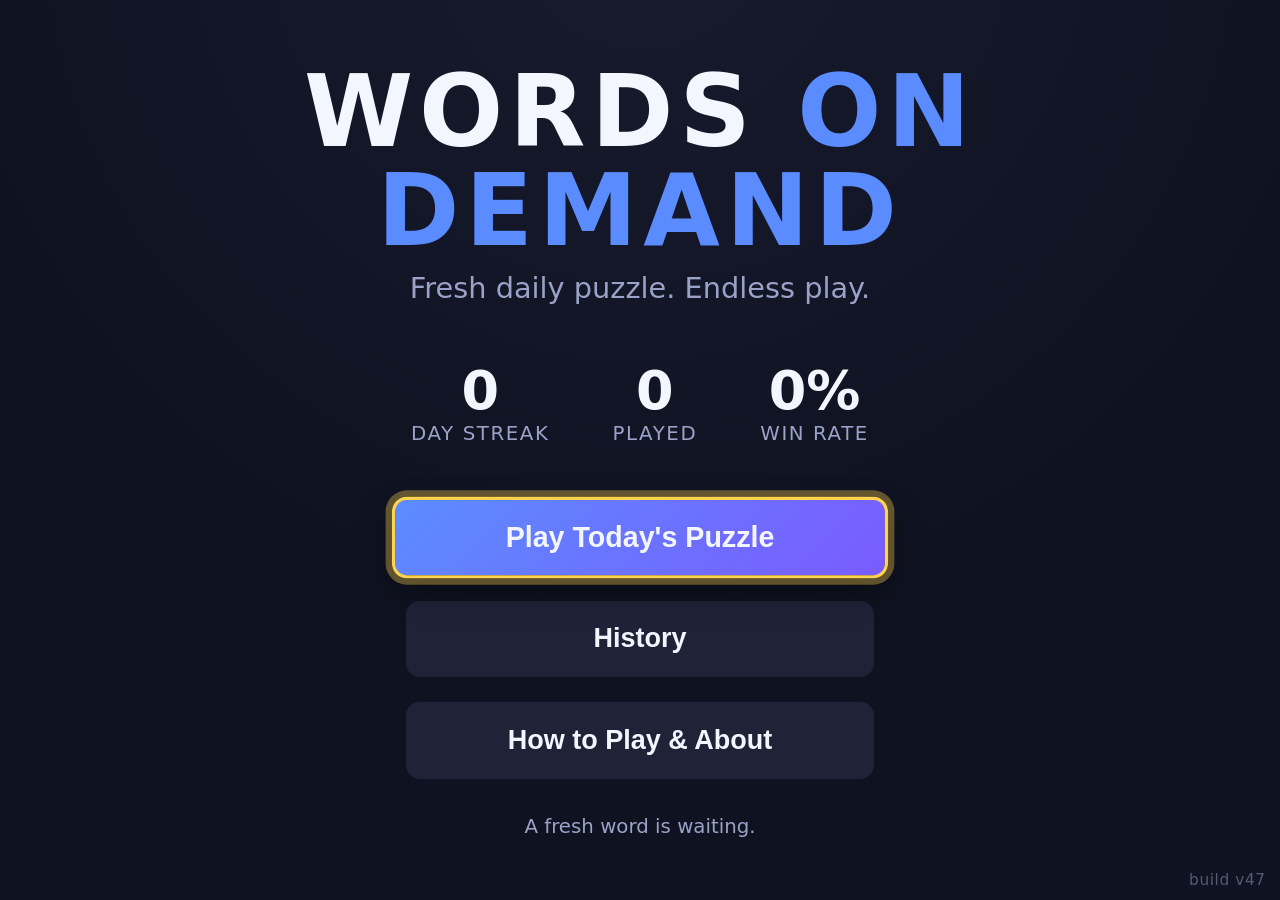
<file: index.html>
<!DOCTYPE html>
<html lang="en">
<head>
  <meta charset="UTF-8" />
  <meta name="viewport" content="width=device-width, initial-scale=1.0" />
  <title>Words on Demand — Daily Word Puzzle for TV</title>
  <!-- AdSense site-ownership verification for the Google Ad Manager setup.
       Deliberately the META-TAG method and not the AdSense code snippet: the
       snippet loads adsbygoogle.js on every launch, which would put a
       third-party request in front of a cold TV start and break the "no network
       egress from the app itself" claim in STORE_COMPLIANCE.md. This tag costs
       zero requests. Keep it here permanently — AdSense re-checks, and pulling
       it disables the site. Same tag is in privacy.html.
       Publisher: ca-pub-5597688543726963 (badgames4eva). Verified against the
       host wordsondemand.badgames4eva.com, NOT the apex, which has no DNS. -->
  <meta name="google-adsense-account" content="ca-pub-5597688543726963">
  <link rel="stylesheet" href="styles.css?v=47" />
</head>
<body>
  <!-- ============================ HOME ============================ -->
  <section id="home" class="screen is-active">
    <div class="home-inner">
      <h1 class="logo">WORDS <span>ON DEMAND</span></h1>
      <p class="tagline">Fresh daily puzzle. Endless play.</p>

      <div class="stats-row" aria-label="Your stats">
        <div class="stat">
          <span class="stat-num" id="home-streak">0</span>
          <span class="stat-label">Day Streak</span>
        </div>
        <div class="stat">
          <span class="stat-num" id="home-played">0</span>
          <span class="stat-label">Played</span>
        </div>
        <div class="stat">
          <span class="stat-num" id="home-winpct">0%</span>
          <span class="stat-label">Win Rate</span>
        </div>
      </div>

      <div class="home-actions">
        <button class="btn btn-primary focusable" data-nav-group="home" id="btn-play">Play Today's Puzzle</button>
        <button class="btn focusable" data-nav-group="home" id="btn-history">History</button>
        <button class="btn focusable" data-nav-group="home" id="btn-howto">How to Play &amp; About</button>
      </div>
      <p class="daily-note" id="daily-note"></p>
    </div>
  </section>

  <!-- ============================ GAME ============================ -->
  <section id="game" class="screen">
    <header class="game-header">
      <button class="icon-btn focusable" data-nav-group="header" id="btn-back" aria-label="Back">↩ Back</button>
      <div class="header-title">Puzzle #<span id="puzzle-no">1</span></div>
      <!-- Daily-solve streak. Hidden entirely at 0 (a bare "0 🔥" reads as
           cryptic); shown with a STREAK label once the player has one going. -->
      <div class="header-streak" id="header-streak" hidden>
        <span class="streak-top">
          <span class="streak-flame" aria-hidden="true">🔥</span>
          <span class="streak-num" id="game-streak">0</span>
        </span>
        <span class="streak-label">Day Streak</span>
      </div>
    </header>

    <div class="board" id="board" aria-label="Guess board"></div>

    <div class="legend" aria-label="What the colors mean">
      <span class="legend-item"><span class="swatch correct"></span>Right letter, right spot</span>
      <span class="legend-item"><span class="swatch present"></span>In the word, wrong spot</span>
      <span class="legend-item"><span class="swatch absent"></span>Not in the word</span>
    </div>

    <!-- Static hold-to-wipe hint. Replaces a toast coach tip: a toast covered
         the board, drew the eye at the worst moment, and vanished before it was
         read across a room. This sits still instead, and only exists while it's
         actionable — i.e. while the row has a carried-down green pinned in it
         (renderRowWipeNote in game.js). The glyph is the remote's Rewind icon
         with no word for it: the icon is on the Erase key too, so it points at
         the control rather than naming a button the player has to find. -->
    <p class="row-wipe-note" id="row-wipe-note" hidden></p>

    <div class="keyboard" id="keyboard" aria-label="On-screen keyboard"></div>

    <p class="hint-bar">
      <button class="btn btn-hint focusable" data-nav-group="game-extra" id="btn-hint"
              aria-label="Reveal a letter">
        <span class="hint-icon" aria-hidden="true">💡</span>
        <span class="hint-text">Reveal a Letter</span>
        <span class="hint-badge" hidden>Watch Ad</span>
      </button>
    </p>
    <!-- Revealed-letter readout. Persists under the hint button until the next
         guess is submitted, so a glanced-away reveal isn't lost like a toast. -->
    <p class="hint-reveal" id="hint-reveal" role="status" aria-live="polite" hidden></p>
  </section>

  <!-- ============================ RESULT ============================ -->
  <section id="result" class="screen">
    <div class="result-inner">
      <h2 id="result-title">Nice!</h2>
      <p id="result-word" class="result-word"></p>
      <div class="stats-row">
        <div class="stat"><span class="stat-num" id="result-streak">0</span><span class="stat-label">Streak</span></div>
        <div class="stat"><span class="stat-num" id="result-guesses">0</span><span class="stat-label">Guesses</span></div>
        <div class="stat"><span class="stat-num" id="result-hints">0</span><span class="stat-label">Hints Used</span></div>
        <div class="stat"><span class="stat-num" id="result-time">—</span><span class="stat-label">Time</span></div>
      </div>
      <div class="result-grid" id="result-grid"></div>
      <div class="home-actions">
        <button class="btn btn-primary focusable" data-nav-group="result" id="btn-next">One More Round</button>
        <button class="btn focusable" data-nav-group="result" id="btn-home">Back to Home</button>
      </div>
    </div>
  </section>

  <!-- ======================= AD INTERSTITIAL ======================= -->
  <section id="ad" class="screen">
    <div class="ad-inner">
      <p class="ad-label">Advertisement</p>
      <div class="ad-box">
        <div class="ad-fake">Your full-screen video ad plays here</div>
        <div class="ad-progress"><div class="ad-progress-bar" id="ad-bar"></div></div>
      </div>
      <p class="ad-skip" id="ad-skip">Continues in <span id="ad-count">5</span>…</p>
      <!-- D-pad safety net: hidden while an ad plays, revealed only if the ad
           runs long/freezes (the HTML5 IMA SDK's own controls may not be
           reachable by a remote). Pressing it resumes play. -->
      <button class="btn btn-primary focusable" data-nav-group="ad" id="btn-ad-continue" hidden>Continue</button>
    </div>
  </section>

  <!-- ======================= HISTORY ======================= -->
  <section id="history" class="screen">
    <div class="history-inner">
      <h2>History</h2>
      <div class="history-summary" id="history-summary"></div>
      <div class="history-list" id="history-list"></div>
      <button class="btn btn-primary focusable" data-nav-group="history" id="btn-history-back">Back to Home</button>
    </div>
  </section>

  <!-- ================= HOW TO PLAY & ABOUT =================
       Keeps the id "howto" on purpose — showScreen("howto") and the native BACK
       contract (handleBack) both key off it, and tests.js drives it by that id.
       The About block is where the store-required privacy policy is surfaced
       in-app: summarized here, with a focusable button that opens the FULL policy
       on the #policy screen below (rendered in-app, never a browser handoff). -->
  <section id="howto" class="screen">
    <div class="howto-inner">
      <h2>How to Play</h2>
      <ul class="howto-list">
        <li>Guess the hidden 5-letter word in 6 tries.</li>
        <li>Use the <strong>D-pad</strong> to move, <strong>OK/Enter</strong> to select a letter.</li>
        <li><span class="swatch correct"></span> Green = right letter, right spot.</li>
        <li><span class="swatch present"></span> Yellow = right letter, wrong spot.</li>
        <li><span class="swatch absent"></span> Gray = not in the word.</li>
        <li>Green letters carry down to your next guess automatically — no need to retype them.</li>
        <li><strong>Hold Erase / Rewind</strong> to clear a whole row, carried-down greens included.</li>
      </ul>

      <h3 class="about-head">About &amp; Privacy</h3>
      <p class="about-text">
        A new puzzle every day, free, by <strong>badgames4eva</strong>.
      </p>
      <p class="about-text">
        <strong>No sign-in, no tracking.</strong> Your streak stays on this device and is
        never sent anywhere. The app shows <strong>no ads</strong>.
      </p>

      <!-- Opens the full policy on the in-app #policy screen — no browser, no
           leaving the app. Still a REAL ANCHOR rather than a <button> so the
           press degrades safely: if JS ever fails to wire this up, a Fire OS
           WebView with no WebViewClient hands a clicked link to the system URL
           handler by itself, and the player still reaches the policy. When JS is
           working, showPolicy() cancels that navigation. No target="_blank" —
           an Android WebView drops it unless the host enables multiple windows.

           The URL stays printed on the button because a store reviewer looks for
           it, and it's what a player types on a phone. -->
      <div class="about-actions">
        <a class="btn btn-ghost btn-policy focusable" data-nav-group="howto"
           id="btn-privacy" role="button"
           href="https://wordsondemand.badgames4eva.com/privacy"
           aria-label="Read the full privacy policy">
          <span class="policy-label">Read Full Privacy Policy</span>
          <span class="policy-url">wordsondemand.badgames4eva.com/privacy</span>
        </a>
      </div>
      <!-- Confirmation readout for the button above. A TV player gets no other
           feedback when a browser opens on top of the app. -->
      <p class="about-note" id="privacy-note" role="status" aria-live="polite">
        Questions? <span class="url">badgameseva@gmail.com</span>
      </p>

      <!-- LAST in the DOM, and the default focus for this screen (see
           SCREEN_DEFAULT_FOCUS in game.js). Reading is the point of this screen,
           so the D-pad should rest on the way out — a player who just wants to
           dismiss presses OK once, and reaching the policy button is a deliberate
           Up press rather than an accident. -->
      <div class="about-dismiss">
        <button class="btn btn-primary focusable" data-nav-group="howto" id="btn-howto-back">Got it</button>
      </div>
    </div>
  </section>

  <!-- ================= FULL PRIVACY POLICY (in-app) =================
       The whole policy, rendered inside the app. A TV player should never have to
       leave for this: the Fire OS browser doesn't share data with the WebView, it
       covers the app, and BACK out of it is the wrapper's problem, not ours.

       KEEP IN SYNC with PRIVACY.md and privacy.html — same substance, same dates.
       (No build step to include it once; STORE_COMPLIANCE.md lists all three.)
       The hosted page stays the canonical store-listing URL; this is the same
       text for the player who is already here.

       Scrolling is by D-pad: #policy-doc is the focused element and Up/Down
       scroll it a screenful at a time (see the `policy` case in the keydown
       handler). That's why the doc itself carries .focusable — a scrollbar is
       unreachable with a remote, so the region has to BE the control. -->
  <section id="policy" class="screen">
    <div class="policy-inner">
      <h2 class="policy-title">Privacy Policy</h2>
      <p class="policy-dates">Effective July 27, 2026 · Last updated October 22, 2026
        · <span class="url">wordsondemand.badgames4eva.com/privacy</span></p>

      <div class="policy-doc focusable" id="policy-doc" data-nav-group="policy"
           tabindex="0" role="region" aria-label="Privacy policy, scroll with up and down">
        <p><strong>Words on Demand</strong> is a daily word puzzle for televisions and
          streaming devices, published by <strong>badgames4eva</strong>. This policy is
          deliberately short, because the app collects very little.</p>

        <h3>The short version</h3>
        <ul>
          <li>We do <strong>not</strong> ask for or store your name, email, phone number,
            or any account information. There are no accounts and no login.</li>
          <li>We run <strong>no server</strong> that receives your data. Your game
            progress stays on your device.</li>
          <li>The app currently shows <strong>no ads</strong> and contains no advertising
            SDK. It does not share information with any third party.</li>
          <li>The app is for a <strong>general audience</strong>. It is not directed to
            children under 13.</li>
        </ul>

        <h3>Stored on your device</h3>
        <p>Your stats and daily streak, the puzzle you're working on and your guesses,
          whether you used a hint, and time spent — saved locally so you can leave a
          puzzle and come back. <strong>This never leaves your device.</strong> We cannot
          see it. Clearing the app's data or uninstalling deletes it permanently; there
          is no backup and no way for us to restore it.</p>

        <h3>Advertising</h3>
        <p>The app currently shows <strong>no ads</strong> and uses no advertising or
          analytics software, so no advertising ID or ad information is collected or
          shared. If we add ads in the future, we will update this policy first.</p>

        <h3>What we do not do</h3>
        <ul>
          <li>No personal or contact information collected.</li>
          <li>No analytics or crash-reporting SDKs.</li>
          <li>No tracking cookies.</li>
          <li>No access to your microphone, camera, contacts, photos, files, or precise
            location — the app requests no such permissions.</li>
          <li>We do not sell your personal information.</li>
          <li>We do not knowingly collect information from children under 13.</li>
        </ul>

        <h3>Children's privacy</h3>
        <p>This is a general-audience word game, <strong>not directed to children under
          13</strong>. If you believe a child provided personal information through the
          app, email us — though with no server and no accounts, we hold no such
          information to begin with.</p>

        <h3>Your rights</h3>
        <p>Under laws such as the GDPR (EU/UK) or CCPA/CPRA (California) you may have
          rights to access, correct, or delete your personal information. Because the app
          has no accounts and no backend, <strong>we hold no personal information about
          you</strong> to access, correct, or delete. The game data above is on your
          device and fully under your control — clear the app's data to erase it.</p>
        <p>We do not sell or share personal information for cross-context behavioral
          advertising, so there is no "Do Not Sell or Share" action for us to offer.</p>

        <h3>Security, retention, international</h3>
        <p>Because game data never leaves your device, its security depends on your
          device's own protections. We retain no user data on any server, and we do not
          transfer your information internationally.</p>

        <h3>Changes</h3>
        <p>If this policy changes we update the "Last updated" date above and post the
          revised version at the URL below. Material changes — for example adding
          analytics or adding advertising — appear here before taking effect.</p>

        <h3>Contact</h3>
        <p><strong>badgames4eva</strong> — <span class="url">badgameseva@gmail.com</span><br />
          Full policy online: <span class="url">wordsondemand.badgames4eva.com/privacy</span></p>
      </div>

      <p class="policy-hint" id="policy-hint">Up / Down to scroll · OK or Back to return</p>
      <div class="about-dismiss">
        <button class="btn btn-primary focusable" data-nav-group="policy" id="btn-policy-back">Done</button>
      </div>
    </div>
  </section>

  <!-- ================= EXIT CONFIRMATION (native BACK on home) ================= -->
  <!-- Shown only when the native wrapper sends a BACK message while on the home
       screen. Hidden by default; it's a modal overlay, not a .screen. -->
  <div id="exit-modal" class="modal-overlay" hidden>
    <div class="modal-card" role="dialog" aria-modal="true" aria-labelledby="exit-title">
      <div class="modal-emoji" aria-hidden="true">🙈</div>
      <h2 id="exit-title" class="modal-title">Wait — end the fun already?</h2>
      <p class="modal-body">The words will miss you. Are you sure you want to bail?</p>
      <div class="modal-actions">
        <button class="btn btn-primary focusable" data-nav-group="exit" id="btn-keep-playing">Keep Playing</button>
        <button class="btn btn-danger focusable" data-nav-group="exit" id="btn-end-fun">End the Fun</button>
      </div>
    </div>
  </div>

  <!-- Build badge — a quick on-screen confirmation of which code is loaded
       (no console needed, works on a TV too). -->
  <div id="build-badge">build v47</div>

  <!-- The Google IMA HTML5 SDK (~488 KB) is NOT requested here on purpose. It's
       lazy-loaded by ensureImaSdk() in game.js on the first "Play", so it never
       competes with initial render on a cold TV start. It stays OPTIONAL either
       way: game.js falls back to the placeholder ad when it's absent (browser
       demo, offline) or when no VAST tag is set in CONFIG.vastTags. -->

  <!-- defer: don't block HTML parsing. Both keep document order and run after
       the document is parsed, so game.js's bottom-of-body boot block still finds
       #btn-play and the DOM it wires. -->
  <script src="words.js?v=47" defer></script>
  <script src="game.js?v=47" defer></script>
</body>
</html>
</file>
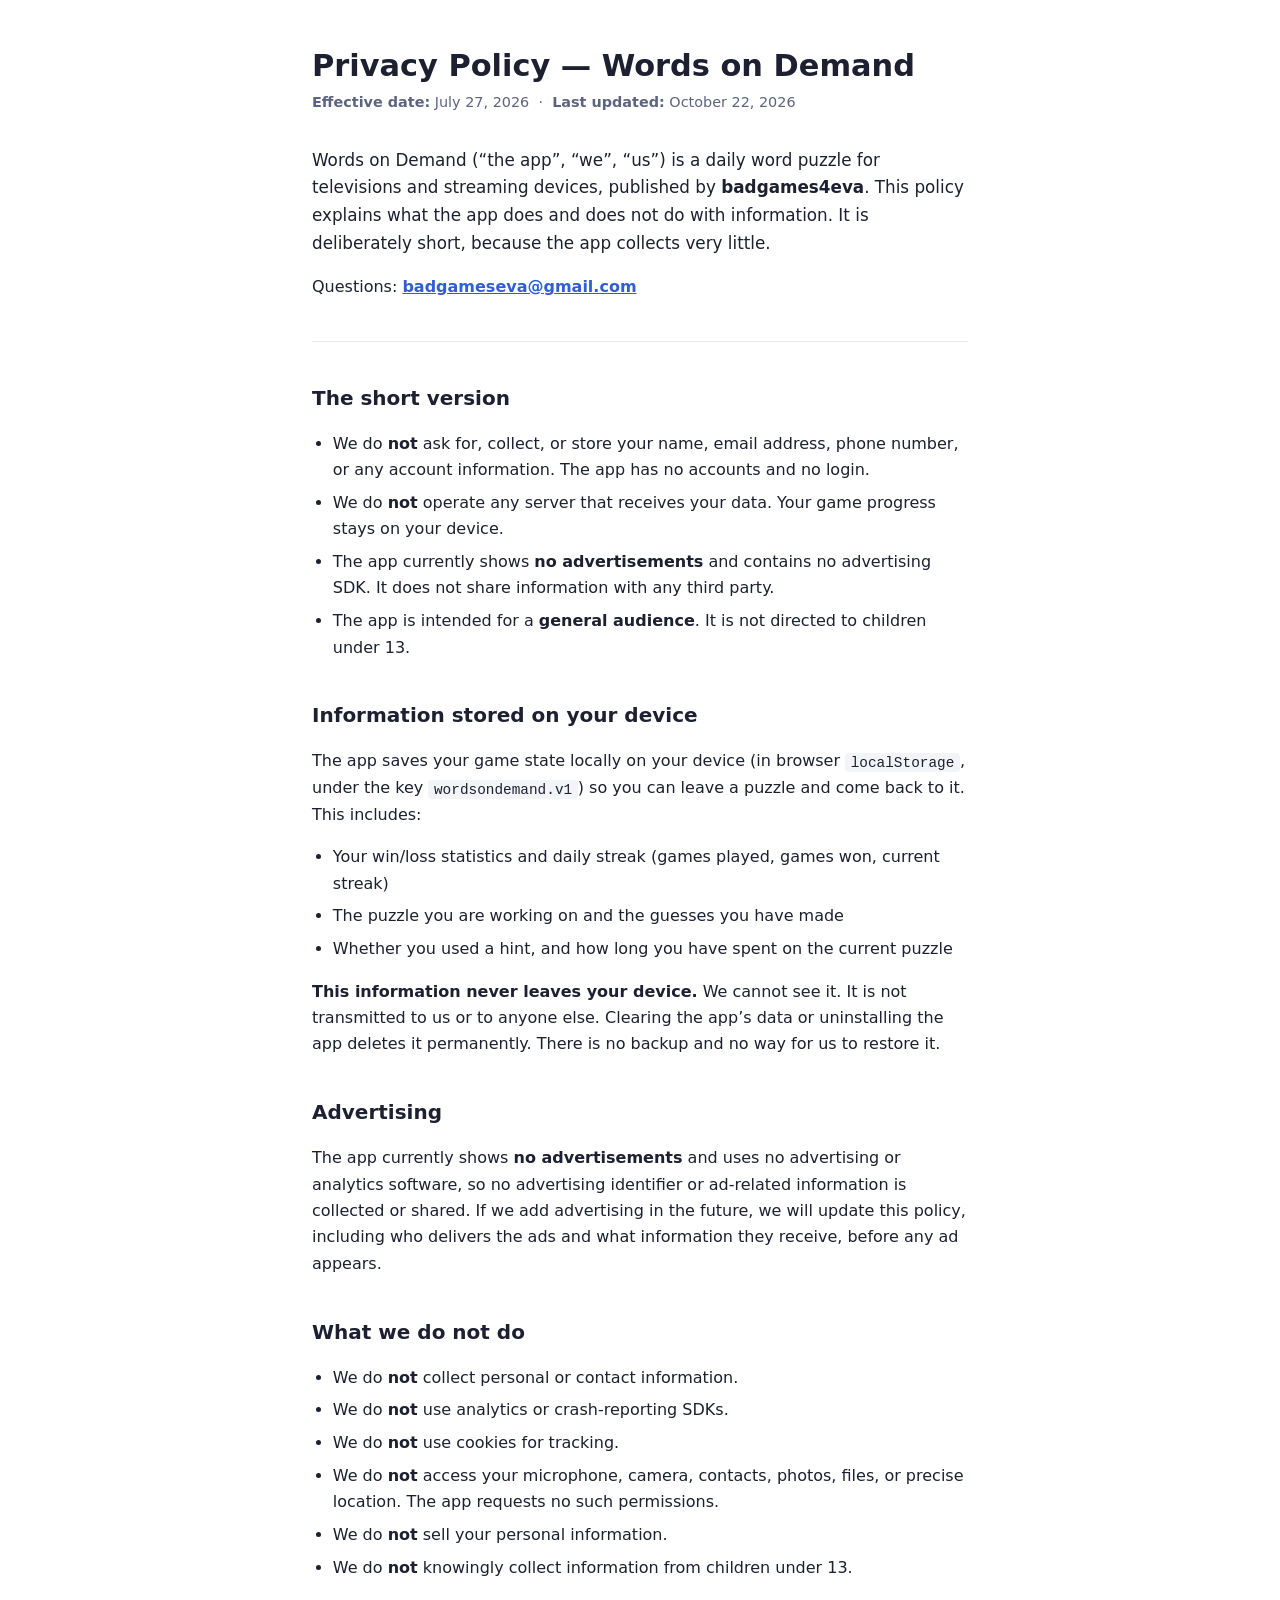
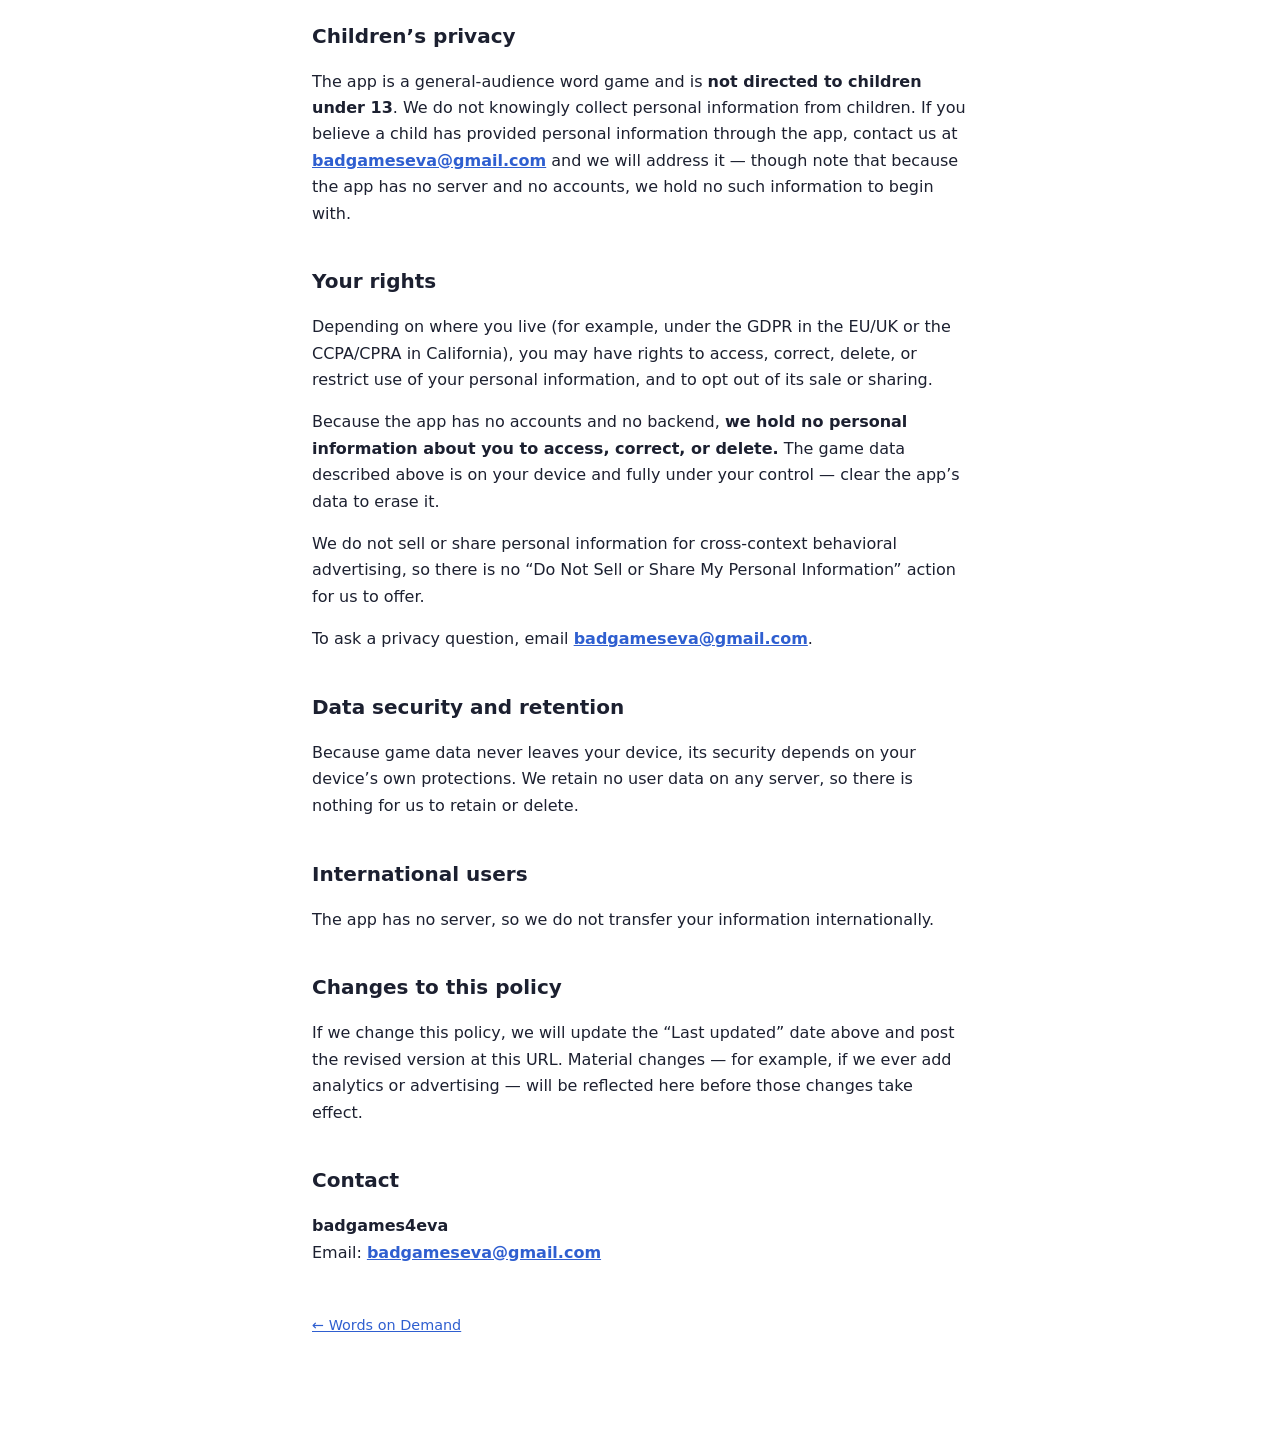
<file: privacy.html>
<!DOCTYPE html>
<html lang="en">
<head>
  <meta charset="UTF-8" />
  <meta name="viewport" content="width=device-width, initial-scale=1.0" />
  <title>Privacy Policy — Words on Demand</title>
  <!-- AdSense site-ownership verification (same tag as index.html). AdSense asks
       for it on every page of the site, and this is the site's other page. -->
  <meta name="google-adsense-account" content="ca-pub-5597688543726963">
  <!--
    Standalone page, deliberately NOT using styles.css. That stylesheet is the
    10-foot TV design system: it sets `overflow: hidden` and positions .screen
    elements fixed, which would make a long scrolling document unreadable. This
    page is read in a normal browser (store reviewers, players following the
    store listing link), so it carries its own minimal styles inline.

    Both Google Play and the Amazon Appstore require a publicly reachable
    privacy-policy URL in the listing. That URL is:
        https://wordsondemand.badgames4eva.com/privacy
    Keep this file in sync with PRIVACY.md (same content, same dates).
  -->
  <style>
    :root { --ink: #1c2030; --muted: #5b6480; --accent: #2f5fd0; }
    * { box-sizing: border-box; }
    body {
      margin: 0 auto; padding: 3rem 1.5rem 6rem; max-width: 44rem;
      font: 16px/1.65 -apple-system, "Segoe UI", system-ui, sans-serif;
      color: var(--ink); background: #fff;
      -webkit-text-size-adjust: 100%;
    }
    h1 { font-size: 1.9rem; line-height: 1.2; margin: 0 0 .4rem; }
    h2 { font-size: 1.25rem; margin: 2.4rem 0 .6rem; }
    .dates { color: var(--muted); font-size: .9rem; margin: 0 0 2rem; }
    .lede { font-size: 1.05rem; }
    ul { padding-left: 1.3rem; }
    li { margin: .4rem 0; }
    a { color: var(--accent); }
    code { background: #f2f4f8; padding: .1rem .35rem; border-radius: 4px; font-size: .9em; }
    hr { border: 0; border-top: 1px solid #e3e7ef; margin: 2.5rem 0; }
    footer { color: var(--muted); font-size: .9rem; margin-top: 3rem; }
  </style>
</head>
<body>
  <h1>Privacy Policy — Words on Demand</h1>
  <p class="dates"><strong>Effective date:</strong> July 27, 2026 &nbsp;·&nbsp;
     <strong>Last updated:</strong> October 22, 2026</p>

  <p class="lede">Words on Demand (“the app”, “we”, “us”) is a daily word puzzle for
     televisions and streaming devices, published by <strong>badgames4eva</strong>.
     This policy explains what the app does and does not do with information. It is
     deliberately short, because the app collects very little.</p>

  <p>Questions: <strong><a href="mailto:badgameseva@gmail.com">badgameseva@gmail.com</a></strong></p>

  <hr />

  <h2>The short version</h2>
  <ul>
    <li>We do <strong>not</strong> ask for, collect, or store your name, email address,
        phone number, or any account information. The app has no accounts and no login.</li>
    <li>We do <strong>not</strong> operate any server that receives your data. Your game
        progress stays on your device.</li>
    <li>The app currently shows <strong>no advertisements</strong> and contains no
        advertising SDK. It does not share information with any third party.</li>
    <li>The app is intended for a <strong>general audience</strong>. It is not directed to
        children under 13.</li>
  </ul>

  <h2>Information stored on your device</h2>
  <p>The app saves your game state locally on your device (in browser
     <code>localStorage</code>, under the key <code>wordsondemand.v1</code>) so you can
     leave a puzzle and come back to it. This includes:</p>
  <ul>
    <li>Your win/loss statistics and daily streak (games played, games won, current streak)</li>
    <li>The puzzle you are working on and the guesses you have made</li>
    <li>Whether you used a hint, and how long you have spent on the current puzzle</li>
  </ul>
  <p><strong>This information never leaves your device.</strong> We cannot see it. It is
     not transmitted to us or to anyone else. Clearing the app’s data or uninstalling the
     app deletes it permanently. There is no backup and no way for us to restore it.</p>

  <h2>Advertising</h2>
  <p>The app currently shows <strong>no advertisements</strong> and uses no advertising or
     analytics software, so no advertising identifier or ad-related information is
     collected or shared. If we add advertising in the future, we will update this policy,
     including who delivers the ads and what information they receive, before any ad
     appears.</p>

  <h2>What we do not do</h2>
  <ul>
    <li>We do <strong>not</strong> collect personal or contact information.</li>
    <li>We do <strong>not</strong> use analytics or crash-reporting SDKs.</li>
    <li>We do <strong>not</strong> use cookies for tracking.</li>
    <li>We do <strong>not</strong> access your microphone, camera, contacts, photos,
        files, or precise location. The app requests no such permissions.</li>
    <li>We do <strong>not</strong> sell your personal information.</li>
    <li>We do <strong>not</strong> knowingly collect information from children under 13.</li>
  </ul>

  <h2>Children’s privacy</h2>
  <p>The app is a general-audience word game and is <strong>not directed to children under
     13</strong>. We do not knowingly collect personal information from children. If you
     believe a child has provided personal information through the app, contact us at
     <strong><a href="mailto:badgameseva@gmail.com">badgameseva@gmail.com</a></strong> and we will
     address it — though note that because the app has no server and no accounts, we hold
     no such information to begin with.</p>

  <h2>Your rights</h2>
  <p>Depending on where you live (for example, under the GDPR in the EU/UK or the
     CCPA/CPRA in California), you may have rights to access, correct, delete, or restrict
     use of your personal information, and to opt out of its sale or sharing.</p>
  <p>Because the app has no accounts and no backend, <strong>we hold no personal
     information about you to access, correct, or delete.</strong> The game data described
     above is on your device and fully under your control — clear the app’s data to erase
     it.</p>
  <p>We do not sell or share personal information for cross-context behavioral
     advertising, so there is no “Do Not Sell or Share My Personal Information” action for
     us to offer.</p>
  <p>To ask a privacy question, email
     <strong><a href="mailto:badgameseva@gmail.com">badgameseva@gmail.com</a></strong>.</p>

  <h2>Data security and retention</h2>
  <p>Because game data never leaves your device, its security depends on your device’s own
     protections. We retain no user data on any server, so there is nothing for us to
     retain or delete.</p>

  <h2>International users</h2>
  <p>The app has no server, so we do not transfer your information internationally.</p>

  <h2>Changes to this policy</h2>
  <p>If we change this policy, we will update the “Last updated” date above and post the
     revised version at this URL. Material changes — for example, if we ever add analytics
     or advertising — will be reflected here before those changes take
     effect.</p>

  <h2>Contact</h2>
  <p><strong>badgames4eva</strong><br />
     Email: <strong><a href="mailto:badgameseva@gmail.com">badgameseva@gmail.com</a></strong></p>

  <footer>
    <p><a href="/">← Words on Demand</a></p>
  </footer>
</body>
</html>
</file>
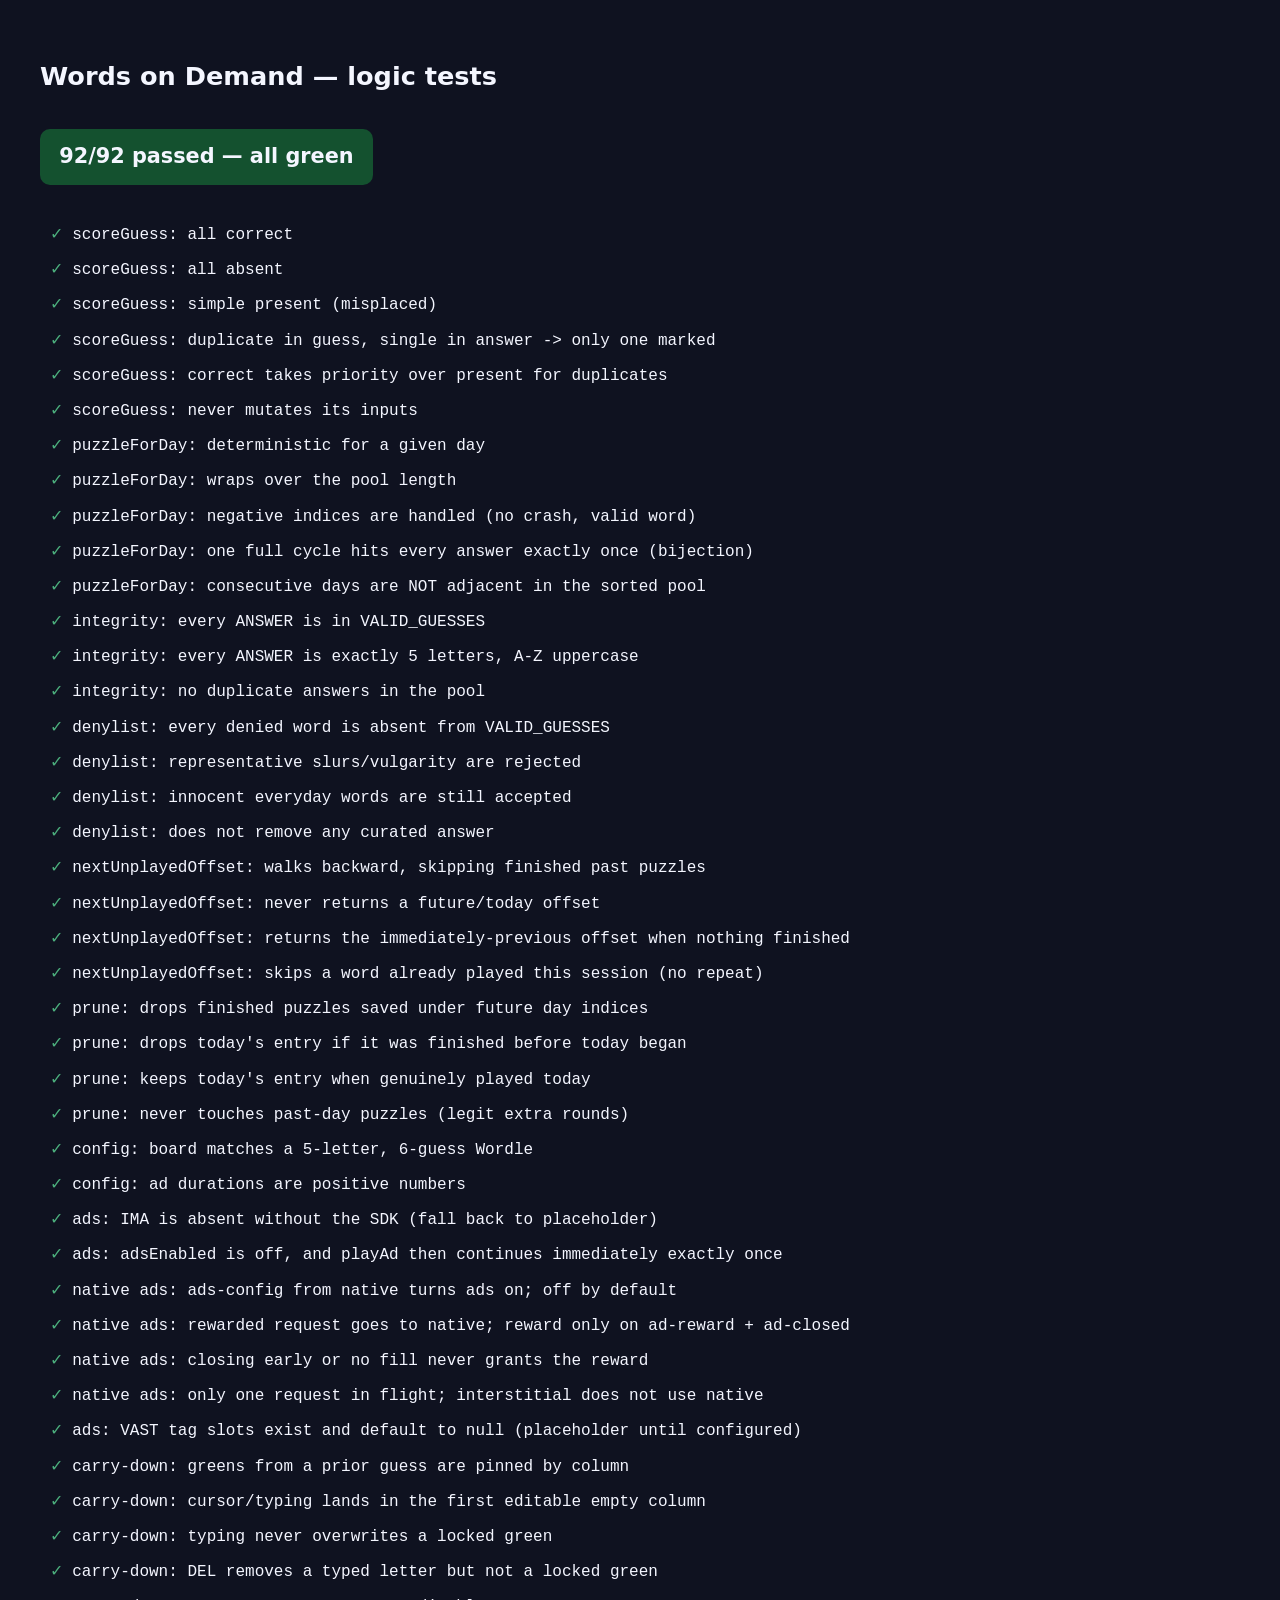
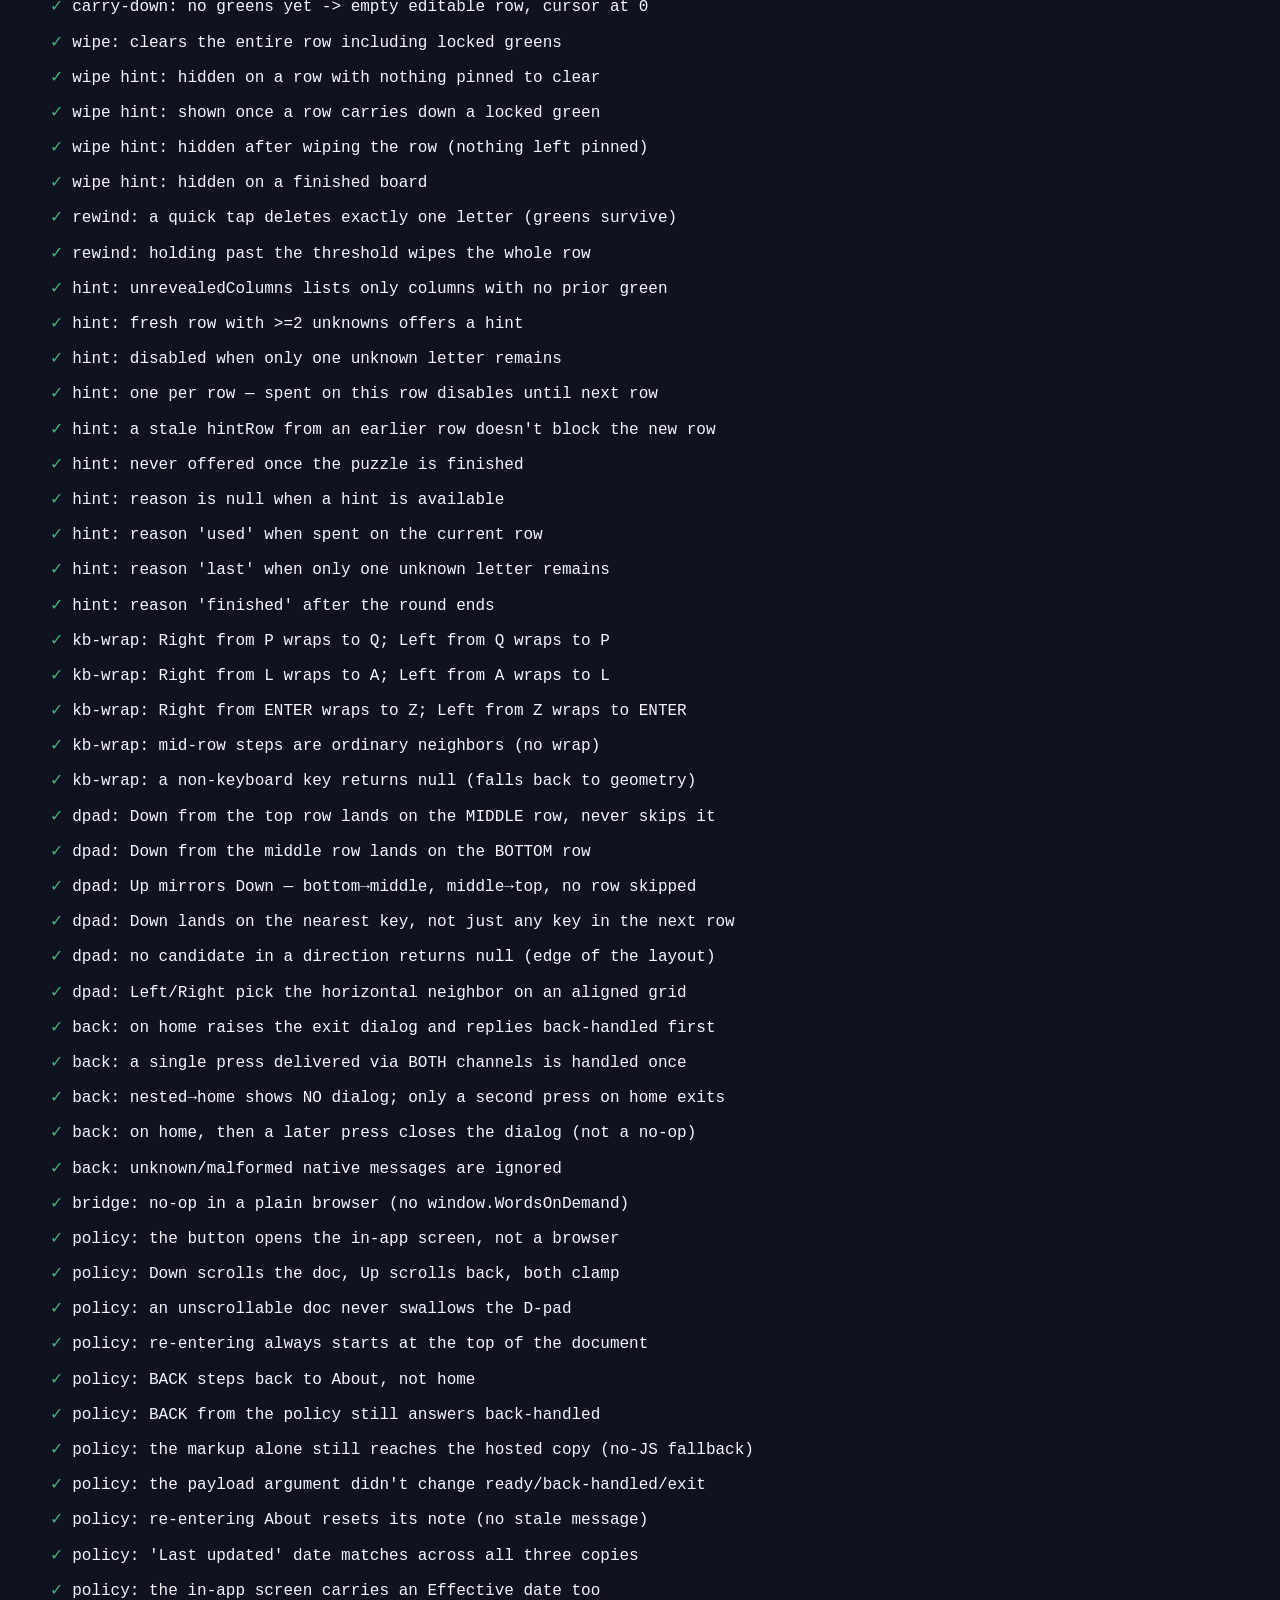
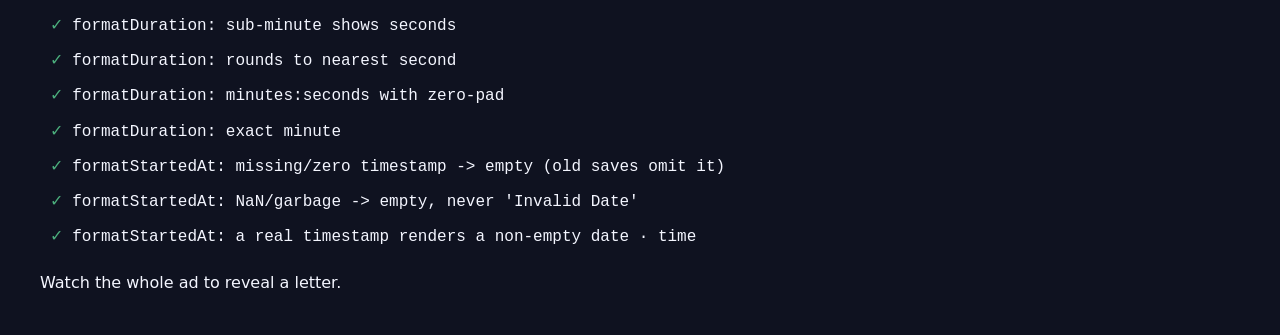
<file: tests.html>
<!DOCTYPE html>
<html lang="en">
<head>
  <meta charset="UTF-8" />
  <meta name="viewport" content="width=device-width, initial-scale=1.0" />
  <title>Words on Demand — Tests</title>
  <style>
    body { font-family: "Segoe UI", system-ui, sans-serif; background: #0f1220;
      color: #f4f6ff; padding: 2rem; line-height: 1.5; }
    h1 { font-size: 1.6rem; }
    #summary { font-size: 1.3rem; font-weight: 700; margin: 1rem 0; padding: .8rem 1.2rem;
      border-radius: 10px; display: inline-block; }
    .pass { background: #14512f; }
    .fail { background: #5a1d24; }
    ul { list-style: none; padding: 0; }
    li { padding: .35rem .6rem; border-radius: 6px; font-family: ui-monospace, monospace; }
    li.ok::before { content: "✓ "; color: #4caf7d; }
    li.bad { background: #2a1417; }
    li.bad::before { content: "✗ "; color: #ff6b7a; }
    .msg { color: #ff9aa5; margin-left: 1.5rem; font-size: .9rem; }
  </style>
</head>
<body>
  <h1>Words on Demand — logic tests</h1>
  <div id="summary">running…</div>
  <ul id="list"></ul>

  <!-- Minimal DOM fixture. This page deliberately does NOT include the game UI
       (the boot guard in game.js keys off a missing #btn-play to stay dormant),
       but the native-BACK tests assert on real modal state: openModal() no-ops
       when its element is absent, so without this the exit-dialog assertions all
       failed here while passing in the Node runner, which stubs every id.
       Kept off-screen rather than hidden — game.js toggles [hidden] itself. -->
  <div style="position:absolute; left:-9999px; top:-9999px;" aria-hidden="true">
    <div id="exit-modal" hidden>
      <button class="focusable" data-nav-group="exit" id="btn-keep-playing">Keep Playing</button>
      <button class="focusable" data-nav-group="exit" id="btn-end-fun">End the Fun</button>
    </div>
  </div>

  <!-- Load the real app code (no ?v= needed; this page isn't cached long). The
       boot guard in game.js keeps it from wiring up the (absent) game UI. -->
  <script src="words.js"></script>
  <script src="game.js"></script>
  <script>
    // Expose game.js internals (they're globals in the browser) for tests.js.
    window.WOD_UNDER_TEST = {
      scoreGuess, puzzleForDay, dayIndexToday, extraPuzzle,
      nextUnplayedOffset, pruneForwardWalkArtifacts, formatDuration, formatStartedAt,
      ANSWERS, VALID_GUESSES, store, puzzleIndex, DENYLIST,
      sessionAnswers, CONFIG,
      game, knownGreens, resetCurrentRow, nextEditableCol,
      typeLetter, removeLetter, currentGuess, wipeCurrentRow,
      rewindPress, rewindRelease,
      unrevealedColumns, hintAvailable, hintDisabledReason, nextKeyInRow,
      imaAvailable, pickInDirection,
      showPolicy, scrollPolicy, refreshPolicyHint, resetPrivacyNote,
      POLICY_SCROLL_FRACTION,
      renderRowWipeNote,
      nativeBridge, openModal, closeModal, isModalOpen,
      showScreen, getActiveScreen,
      // POLICY_FILES is intentionally absent: it's raw file text, which only the
      // Node runner can read. The policy-date-sync test skips itself here and
      // says so, so this page stays green without pretending to have checked.
    };
  </script>
  <script src="tests.js"></script>
  <script>
    // tests.js runs its queue asynchronously (native-BACK tests await a real
    // tick between simulated presses), so wait for the completion promise.
    Promise.resolve(window.WOD_TEST_DONE).then((results) => {
      results = results || window.WOD_TEST_RESULTS || [];
      const failed = results.filter((r) => !r.ok).length;
      const summary = document.getElementById("summary");
      summary.className = failed ? "fail" : "pass";
      summary.textContent = `${results.length - failed}/${results.length} passed` +
        (failed ? ` — ${failed} FAILED` : " — all green");
      const list = document.getElementById("list");
      for (const r of results) {
        const li = document.createElement("li");
        li.className = r.ok ? "ok" : "bad";
        li.textContent = r.name;
        if (!r.ok) {
          const m = document.createElement("div");
          m.className = "msg"; m.textContent = r.msg;
          li.appendChild(m);
        }
        list.appendChild(li);
      }
    });
  </script>
</body>
</html>
</file>
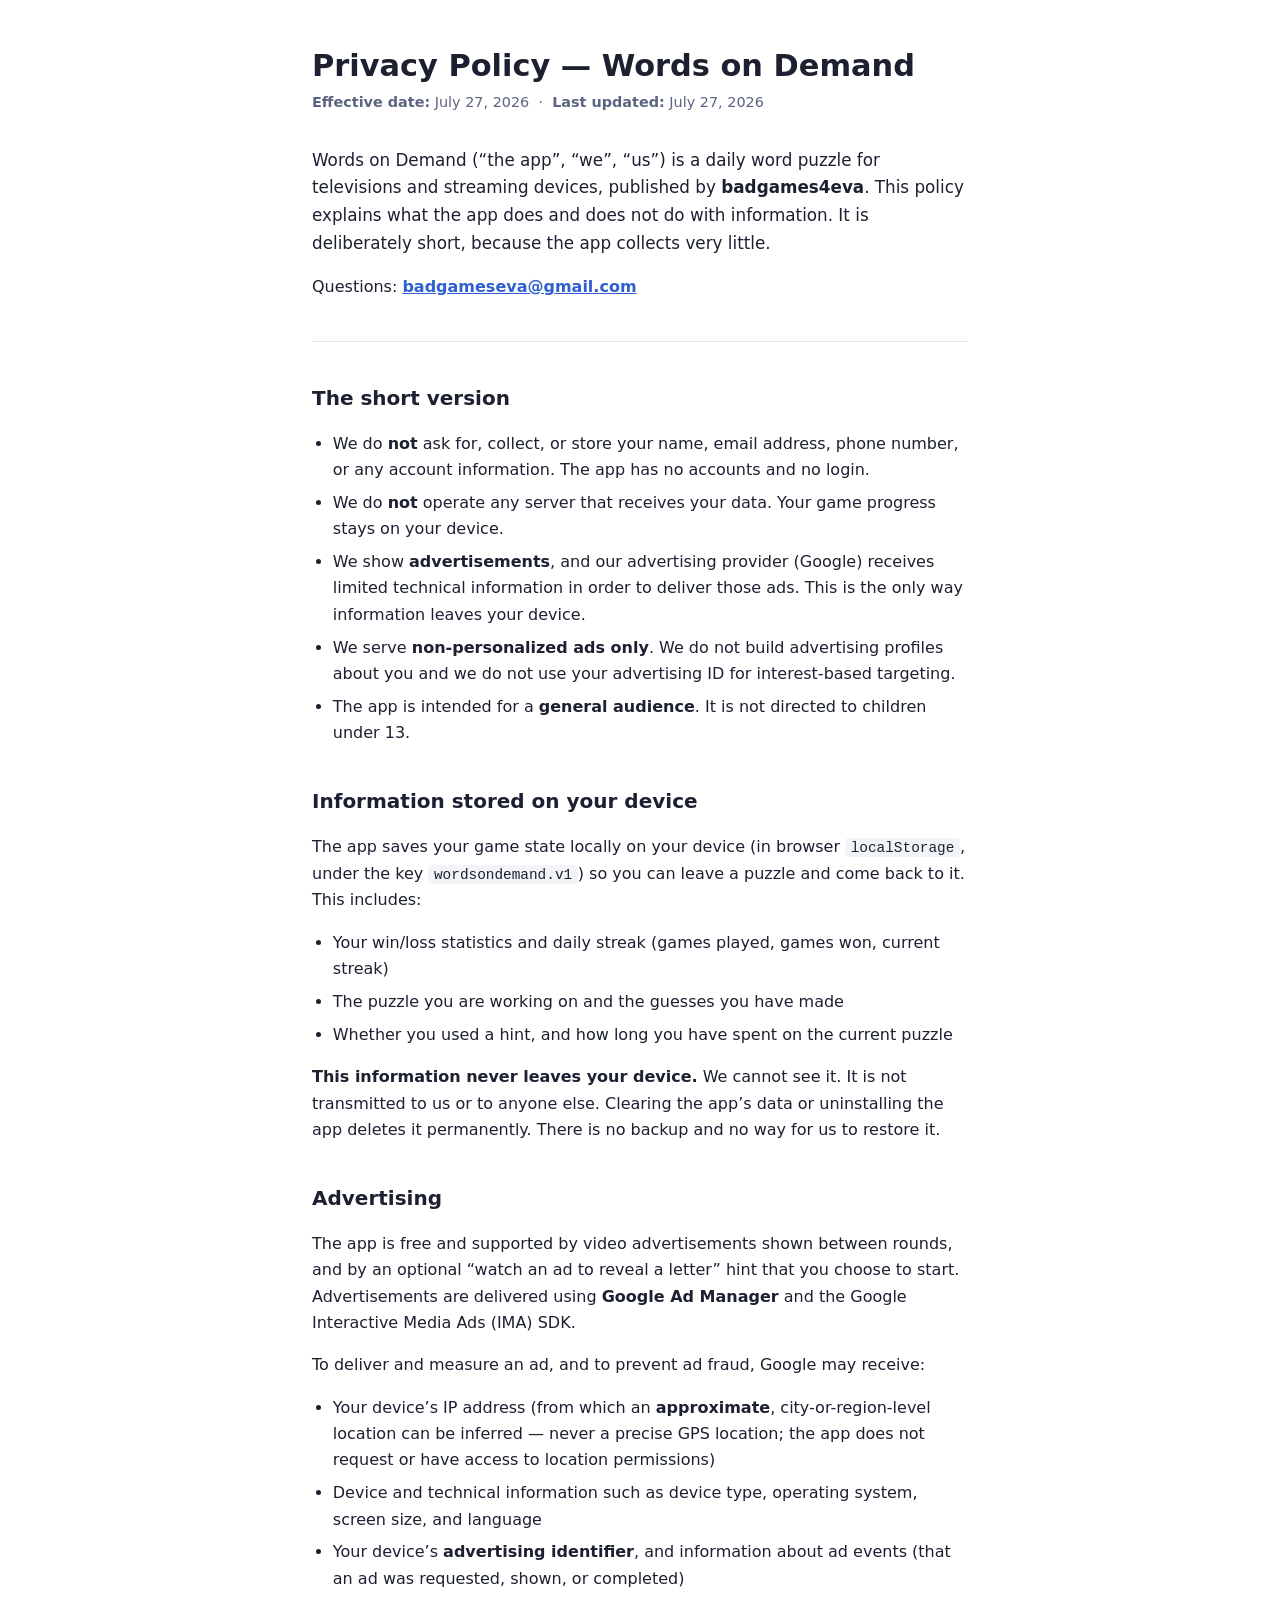
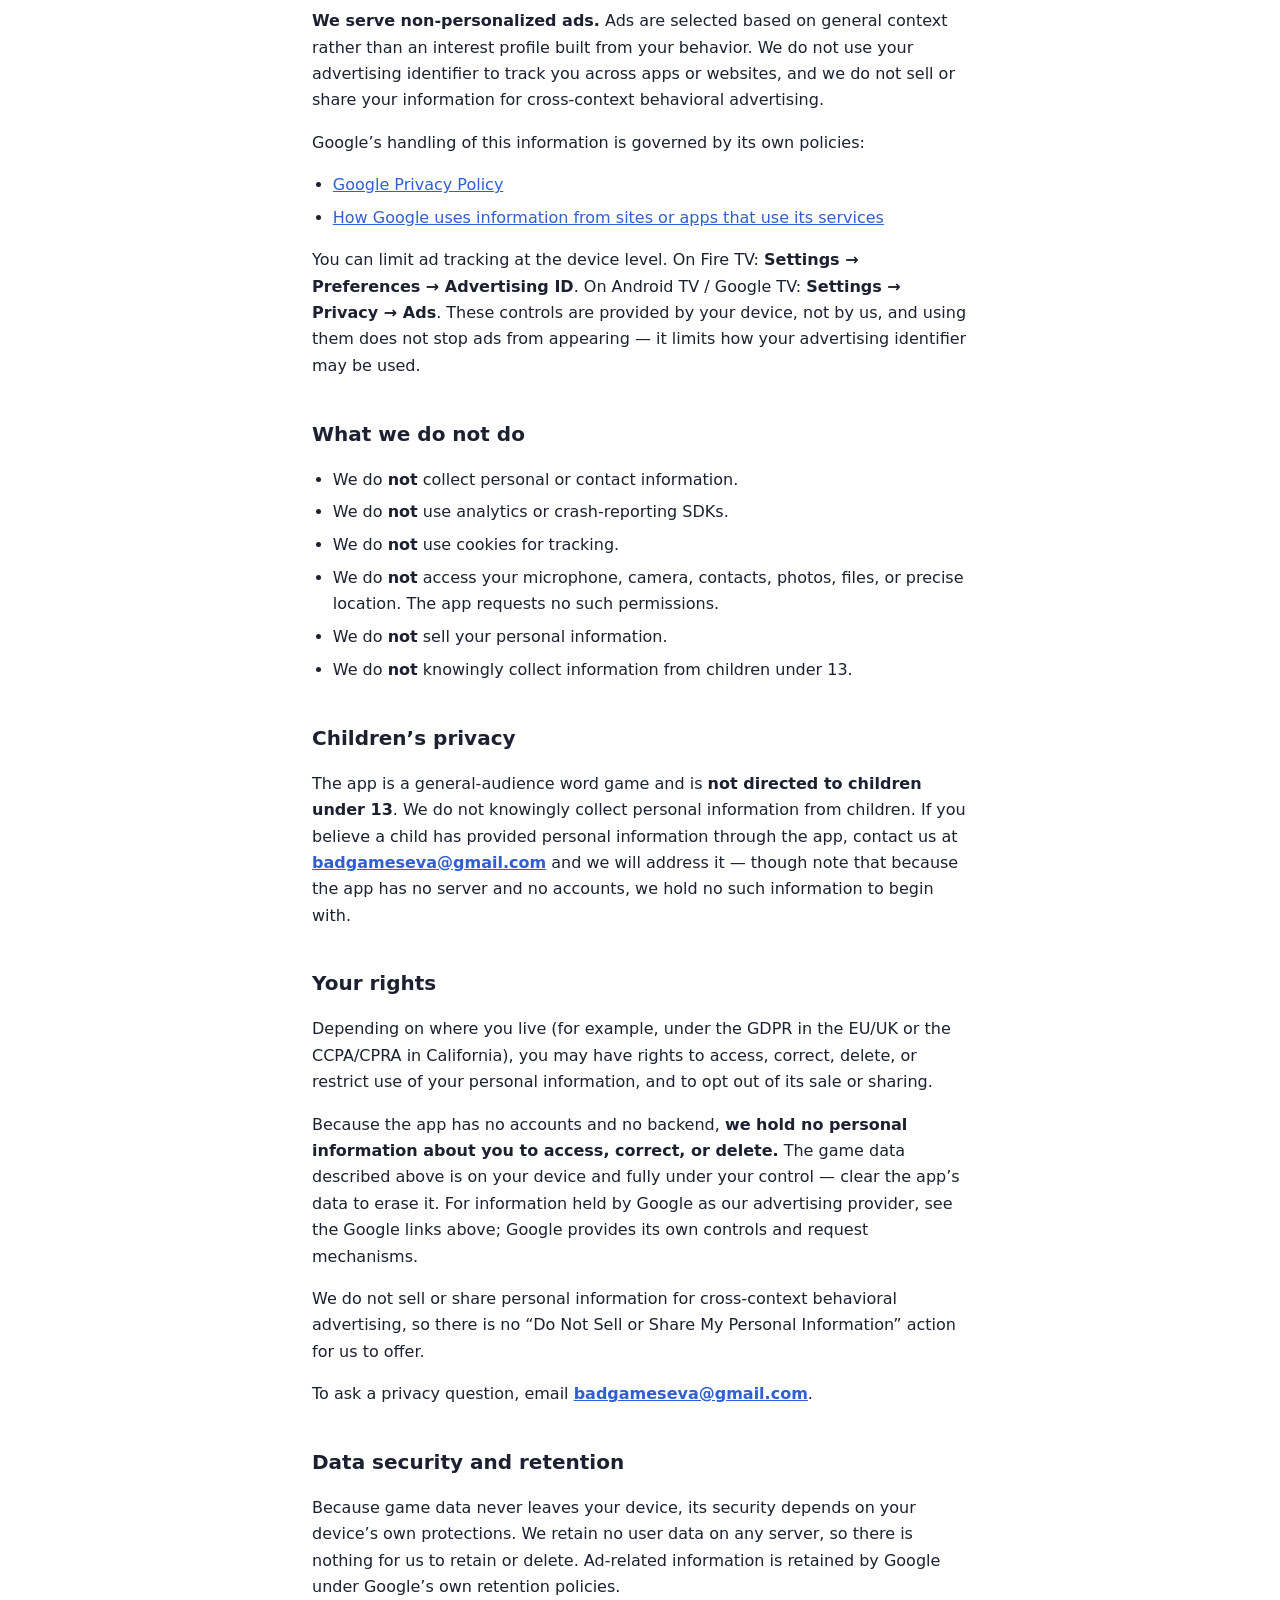
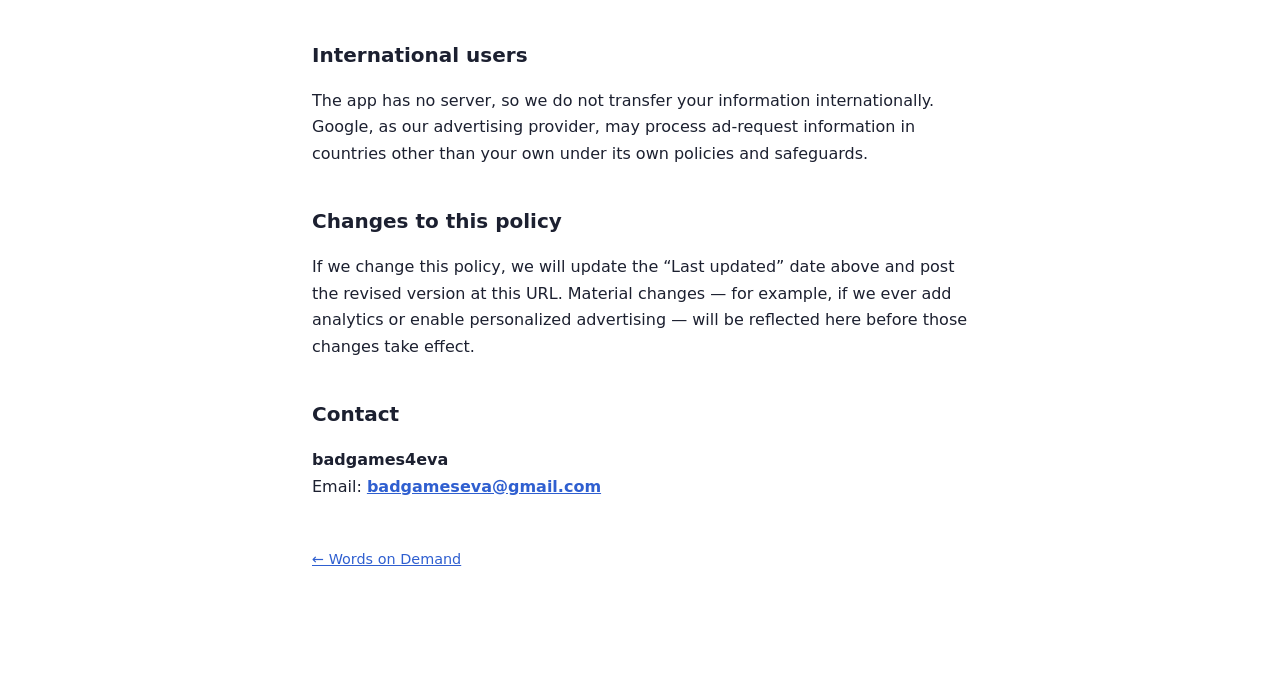
<file: docs/ads-live/privacy.ads-live.html>
<!DOCTYPE html>
<html lang="en">
<head>
  <meta charset="UTF-8" />
  <meta name="viewport" content="width=device-width, initial-scale=1.0" />
  <title>Privacy Policy — Words on Demand</title>
  <!-- AdSense site-ownership verification (same tag as index.html). AdSense asks
       for it on every page of the site, and this is the site's other page. -->
  <meta name="google-adsense-account" content="ca-pub-5597688543726963">
  <!--
    Standalone page, deliberately NOT using styles.css. That stylesheet is the
    10-foot TV design system: it sets `overflow: hidden` and positions .screen
    elements fixed, which would make a long scrolling document unreadable. This
    page is read in a normal browser (store reviewers, players following the
    store listing link), so it carries its own minimal styles inline.

    Both Google Play and the Amazon Appstore require a publicly reachable
    privacy-policy URL in the listing. That URL is:
        https://wordsondemand.badgames4eva.com/privacy
    Keep this file in sync with PRIVACY.md (same content, same dates).
  -->
  <style>
    :root { --ink: #1c2030; --muted: #5b6480; --accent: #2f5fd0; }
    * { box-sizing: border-box; }
    body {
      margin: 0 auto; padding: 3rem 1.5rem 6rem; max-width: 44rem;
      font: 16px/1.65 -apple-system, "Segoe UI", system-ui, sans-serif;
      color: var(--ink); background: #fff;
      -webkit-text-size-adjust: 100%;
    }
    h1 { font-size: 1.9rem; line-height: 1.2; margin: 0 0 .4rem; }
    h2 { font-size: 1.25rem; margin: 2.4rem 0 .6rem; }
    .dates { color: var(--muted); font-size: .9rem; margin: 0 0 2rem; }
    .lede { font-size: 1.05rem; }
    ul { padding-left: 1.3rem; }
    li { margin: .4rem 0; }
    a { color: var(--accent); }
    code { background: #f2f4f8; padding: .1rem .35rem; border-radius: 4px; font-size: .9em; }
    hr { border: 0; border-top: 1px solid #e3e7ef; margin: 2.5rem 0; }
    footer { color: var(--muted); font-size: .9rem; margin-top: 3rem; }
  </style>
</head>
<body>
  <h1>Privacy Policy — Words on Demand</h1>
  <p class="dates"><strong>Effective date:</strong> July 27, 2026 &nbsp;·&nbsp;
     <strong>Last updated:</strong> July 27, 2026</p>

  <p class="lede">Words on Demand (“the app”, “we”, “us”) is a daily word puzzle for
     televisions and streaming devices, published by <strong>badgames4eva</strong>.
     This policy explains what the app does and does not do with information. It is
     deliberately short, because the app collects very little.</p>

  <p>Questions: <strong><a href="mailto:badgameseva@gmail.com">badgameseva@gmail.com</a></strong></p>

  <hr />

  <h2>The short version</h2>
  <ul>
    <li>We do <strong>not</strong> ask for, collect, or store your name, email address,
        phone number, or any account information. The app has no accounts and no login.</li>
    <li>We do <strong>not</strong> operate any server that receives your data. Your game
        progress stays on your device.</li>
    <li>We show <strong>advertisements</strong>, and our advertising provider (Google)
        receives limited technical information in order to deliver those ads. This is the
        only way information leaves your device.</li>
    <li>We serve <strong>non-personalized ads only</strong>. We do not build advertising
        profiles about you and we do not use your advertising ID for interest-based
        targeting.</li>
    <li>The app is intended for a <strong>general audience</strong>. It is not directed to
        children under 13.</li>
  </ul>

  <h2>Information stored on your device</h2>
  <p>The app saves your game state locally on your device (in browser
     <code>localStorage</code>, under the key <code>wordsondemand.v1</code>) so you can
     leave a puzzle and come back to it. This includes:</p>
  <ul>
    <li>Your win/loss statistics and daily streak (games played, games won, current streak)</li>
    <li>The puzzle you are working on and the guesses you have made</li>
    <li>Whether you used a hint, and how long you have spent on the current puzzle</li>
  </ul>
  <p><strong>This information never leaves your device.</strong> We cannot see it. It is
     not transmitted to us or to anyone else. Clearing the app’s data or uninstalling the
     app deletes it permanently. There is no backup and no way for us to restore it.</p>

  <h2>Advertising</h2>
  <p>The app is free and supported by video advertisements shown between rounds, and by an
     optional “watch an ad to reveal a letter” hint that you choose to start.
     Advertisements are delivered using <strong>Google Ad Manager</strong> and the Google
     Interactive Media Ads (IMA) SDK.</p>
  <p>To deliver and measure an ad, and to prevent ad fraud, Google may receive:</p>
  <ul>
    <li>Your device’s IP address (from which an <strong>approximate</strong>,
        city-or-region-level location can be inferred — never a precise GPS location; the
        app does not request or have access to location permissions)</li>
    <li>Device and technical information such as device type, operating system, screen
        size, and language</li>
    <li>Your device’s <strong>advertising identifier</strong>, and information about ad
        events (that an ad was requested, shown, or completed)</li>
  </ul>
  <p><strong>We serve non-personalized ads.</strong> Ads are selected based on general
     context rather than an interest profile built from your behavior. We do not use your
     advertising identifier to track you across apps or websites, and we do not sell or
     share your information for cross-context behavioral advertising.</p>
  <p>Google’s handling of this information is governed by its own policies:</p>
  <ul>
    <li><a href="https://policies.google.com/privacy">Google Privacy Policy</a></li>
    <li><a href="https://policies.google.com/technologies/partner-sites">How Google uses
        information from sites or apps that use its services</a></li>
  </ul>
  <p>You can limit ad tracking at the device level. On Fire TV:
     <strong>Settings → Preferences → Advertising ID</strong>. On Android TV / Google TV:
     <strong>Settings → Privacy → Ads</strong>. These controls are provided by your
     device, not by us, and using them does not stop ads from appearing — it limits how
     your advertising identifier may be used.</p>

  <h2>What we do not do</h2>
  <ul>
    <li>We do <strong>not</strong> collect personal or contact information.</li>
    <li>We do <strong>not</strong> use analytics or crash-reporting SDKs.</li>
    <li>We do <strong>not</strong> use cookies for tracking.</li>
    <li>We do <strong>not</strong> access your microphone, camera, contacts, photos,
        files, or precise location. The app requests no such permissions.</li>
    <li>We do <strong>not</strong> sell your personal information.</li>
    <li>We do <strong>not</strong> knowingly collect information from children under 13.</li>
  </ul>

  <h2>Children’s privacy</h2>
  <p>The app is a general-audience word game and is <strong>not directed to children under
     13</strong>. We do not knowingly collect personal information from children. If you
     believe a child has provided personal information through the app, contact us at
     <strong><a href="mailto:badgameseva@gmail.com">badgameseva@gmail.com</a></strong> and we will
     address it — though note that because the app has no server and no accounts, we hold
     no such information to begin with.</p>

  <h2>Your rights</h2>
  <p>Depending on where you live (for example, under the GDPR in the EU/UK or the
     CCPA/CPRA in California), you may have rights to access, correct, delete, or restrict
     use of your personal information, and to opt out of its sale or sharing.</p>
  <p>Because the app has no accounts and no backend, <strong>we hold no personal
     information about you to access, correct, or delete.</strong> The game data described
     above is on your device and fully under your control — clear the app’s data to erase
     it. For information held by Google as our advertising provider, see the Google links
     above; Google provides its own controls and request mechanisms.</p>
  <p>We do not sell or share personal information for cross-context behavioral
     advertising, so there is no “Do Not Sell or Share My Personal Information” action for
     us to offer.</p>
  <p>To ask a privacy question, email
     <strong><a href="mailto:badgameseva@gmail.com">badgameseva@gmail.com</a></strong>.</p>

  <h2>Data security and retention</h2>
  <p>Because game data never leaves your device, its security depends on your device’s own
     protections. We retain no user data on any server, so there is nothing for us to
     retain or delete. Ad-related information is retained by Google under Google’s own
     retention policies.</p>

  <h2>International users</h2>
  <p>The app has no server, so we do not transfer your information internationally.
     Google, as our advertising provider, may process ad-request information in countries
     other than your own under its own policies and safeguards.</p>

  <h2>Changes to this policy</h2>
  <p>If we change this policy, we will update the “Last updated” date above and post the
     revised version at this URL. Material changes — for example, if we ever add analytics
     or enable personalized advertising — will be reflected here before those changes take
     effect.</p>

  <h2>Contact</h2>
  <p><strong>badgames4eva</strong><br />
     Email: <strong><a href="mailto:badgameseva@gmail.com">badgameseva@gmail.com</a></strong></p>

  <footer>
    <p><a href="/">← Words on Demand</a></p>
  </footer>
</body>
</html>
</file>
<file: styles.css>
/* ============================================================
   Words on Demand — 10-foot TV UI
   Design rules from the strategy doc:
   - Large, high-contrast focus states visible across a room
   - Everything reachable by 4-way D-pad + OK
   - No fine text, no pointer-dependent controls
   ============================================================ */

:root {
  --bg: #0f1220;
  --bg-2: #171b2e;
  --panel: #1e2338;
  --text: #f4f6ff;
  --muted: #9aa3c7;
  --accent: #5b8cff;
  --accent-2: #7a5bff;

  --correct: #4caf7d;
  --present: #d8a53a;
  --absent: #3a4060;

  --focus-ring: #ffd34d;
  --del: #c65b5b;
  /* ENTER key green. Deliberately shifted toward teal, well away from
     --correct (#4caf7d): the letter keys turn --correct when scored, so a
     nearby green here would read as "a correct letter" instead of "submit". */
  --enter: #00674F;

  /* 10-foot scale: sizes are deliberately large, but clamp to viewport height so
     the board + keyboard + hint always fit. On a full-screen 16:9 TV the height is
     the binding dimension, so grow tiles off vh to fill the vertical space; the
     floor keeps laptop/browser windows (short viewports) looking as before. */
  --tile: clamp(2.6rem, 7.2vh, 5.4rem);
  --radius: 14px;
}

* { box-sizing: border-box; margin: 0; padding: 0; }

html { font-size: 18px; }

body {
  font-family: "Segoe UI", system-ui, -apple-system, sans-serif;
  background: radial-gradient(circle at 50% -10%, var(--bg-2), var(--bg) 60%);
  color: var(--text);
  min-height: 100vh;
  overflow: hidden;
  -webkit-font-smoothing: antialiased;
}

/* ---------- screen switching ---------- */
.screen {
  position: fixed;
  inset: 0;
  display: none;
  flex-direction: column;
  align-items: center;
  justify-content: center;
  padding: 4vh 6vw;
}
.screen.is-active { display: flex; }

/* ---------- shared buttons ---------- */
.btn {
  font-size: 1.5rem;
  font-weight: 600;
  color: var(--text);
  background: var(--panel);
  border: 3px solid transparent;
  border-radius: var(--radius);
  padding: 1.1rem 2.4rem;
  cursor: pointer;
  /* text-decoration/display are here because #btn-privacy is an <a>, not a
     <button> (see index.html) — without them a link styled as a button shows an
     underline and lays out inline. */
  text-decoration: none;
  display: inline-block;
  transition: transform .12s ease, background .12s ease, border-color .12s ease;
}
.btn-primary {
  background: linear-gradient(135deg, var(--accent), var(--accent-2));
}
.btn-ghost { background: transparent; border: 3px solid var(--absent); }
/* A focusable-but-inert button (e.g. the hint once it's spent for the row or
   only one letter remains). Dimmed; still shows the focus ring so the D-pad
   never gets stranded, but a press is a no-op in JS. */
.btn.is-disabled { opacity: .4; }

/* THE focus state — the single most important 10-foot affordance */
.focusable.is-focused {
  outline: none;
  border-color: var(--focus-ring);
  box-shadow: 0 0 0 6px rgba(255, 211, 77, .35), 0 12px 30px rgba(0,0,0,.4);
  transform: scale(1.06);
  background: var(--bg-2);
}
.btn-primary.focusable.is-focused {
  background: linear-gradient(135deg, var(--accent), var(--accent-2));
}

/* ============================ HOME ============================ */
.home-inner { text-align: center; max-width: 900px; }
.logo {
  font-size: 5.5rem;
  font-weight: 800;
  letter-spacing: .06em;
  line-height: 1;
}
.logo span { color: var(--accent); }
.tagline { font-size: 1.6rem; color: var(--muted); margin-top: .6rem; }

.stats-row {
  display: flex;
  justify-content: center;
  gap: 3.5rem;
  margin: 3rem 0;
}
.stat { display: flex; flex-direction: column; }
.stat-num { font-size: 3rem; font-weight: 800; }
.stat-label { font-size: 1.1rem; color: var(--muted); text-transform: uppercase; letter-spacing: .08em; }

.home-actions { display: flex; flex-direction: column; gap: 1.4rem; align-items: center; }
.home-actions .btn { min-width: 26rem; }
.daily-note { margin-top: 2rem; color: var(--muted); font-size: 1.1rem; }

/* ============================ GAME ============================ */
/* The header is fixed at the top, so the game screen lays content out from the
   top with padding that clears the header — otherwise the centered board slides
   up under the "Puzzle #…" title. */
#game {
  justify-content: flex-start;
  padding-top: clamp(4rem, 7vh, 8vh);
  gap: clamp(.6rem, 1.5vh, 1.4rem);
}
.game-header {
  position: fixed; top: 0; left: 0; right: 0;
  display: flex; align-items: center; justify-content: space-between;
  padding: 2vh 5vw;
  z-index: 10;
}
.header-title { font-size: 1.6rem; font-weight: 700; }
/* Flame + count on top, a "Day Streak" caption underneath (mirrors the
   home-screen stat) so the flame's meaning is spelled out. */
.header-streak { display: flex; flex-direction: column; align-items: center; line-height: 1.1; }
.header-streak[hidden] { display: none; }
.streak-top { display: flex; align-items: center; gap: .4rem; font-size: 1.6rem; font-weight: 700; }
.streak-label {
  font-size: .85rem; font-weight: 600; color: var(--muted);
  text-transform: uppercase; letter-spacing: .08em;
}
.icon-btn {
  font-size: 1.3rem; font-weight: 600; color: var(--text);
  background: transparent; border: 3px solid transparent; border-radius: 10px;
  padding: .5rem 1rem; cursor: pointer;
}

.board {
  display: grid;
  grid-template-rows: repeat(6, var(--tile));
  gap: .6rem;
}

/* Color legend — explains tile colors at a glance (visible from the couch). */
.legend {
  display: flex; flex-wrap: wrap; justify-content: center;
  gap: 1.5rem;
}
.legend-item {
  display: flex; align-items: center; gap: .5rem;
  font-size: 1.1rem; color: var(--muted);
}
.legend-item .swatch { width: 1.3rem; height: 1.3rem; border-radius: 4px; }
.board-row { display: grid; grid-template-columns: repeat(5, var(--tile)); gap: .6rem; }
.tile {
  width: var(--tile); height: var(--tile);
  display: flex; align-items: center; justify-content: center;
  font-size: clamp(2.6rem, 4vh, 3.4rem); font-weight: 800; text-transform: uppercase;
  border: 3px solid var(--absent);
  border-radius: 10px;
  background: var(--bg-2);
  transition: transform .15s ease, background .3s ease, border-color .3s ease;
}
.tile.filled { border-color: var(--muted); transform: scale(1.04); }
.tile.correct { background: var(--correct); border-color: var(--correct); }
.tile.present { background: var(--present); border-color: var(--present); }
.tile.absent  { background: var(--absent);  border-color: var(--absent); }

/* Carried-down known-correct letter: shown green but dimmed so it reads as
   "already locked in, not something you just typed". */
.tile.locked {
  background: var(--correct); border-color: var(--correct);
  opacity: .8;
}
/* Where the next typed letter will land — a soft pulse so the eye finds it
   across a room without a hard blinking caret. */
.tile.cursor {
  border-color: var(--focus-ring);
  box-shadow: inset 0 0 0 3px rgba(255, 211, 77, .45);
  animation: cursor-pulse 1.1s ease-in-out infinite;
}
@keyframes cursor-pulse {
  0%, 100% { box-shadow: inset 0 0 0 3px rgba(255, 211, 77, .25); }
  50%      { box-shadow: inset 0 0 0 3px rgba(255, 211, 77, .65); }
}

/* ---------- keyboard ---------- */
.keyboard { display: flex; flex-direction: column; gap: .5rem; align-items: center; }
.kb-row { display: flex; gap: .5rem; }
.key {
  /* Width grows with the viewport so the 10-key top row fills the screen instead
     of leaving big side gutters on a wide TV; the floor keeps narrow windows tidy. */
  min-width: clamp(3.4rem, 6.2vw, 6rem); height: clamp(2.8rem, 6vh, 4.2rem);
  display: flex; align-items: center; justify-content: center;
  font-size: clamp(1.4rem, 2vw, 2rem); font-weight: 700; text-transform: uppercase;
  background: var(--panel); color: var(--text);
  border: 3px solid transparent; border-radius: 10px;
  cursor: pointer;
}
.key.key-wide { min-width: clamp(6rem, 9vw, 9rem); font-size: 1.1rem; }
/* ENTER shows the remote's Play/pause glyph — pressing the physical
   Play/pause button submits the guess. Green for "go/submit", in the teal-shifted
   --enter hue so it never reads as a scored (--correct) letter key. */
.key.key-enter { background: var(--enter); }
/* DEL shows the remote's Rewind glyph — its own warm-red so it reads as
   "remove/erase", distinct from the blue ENTER and the neutral letter keys. */
.key.key-del { background: var(--del); }
/* ENTER/DEL stack a remote glyph over a word caption ("Enter" / "Erase") so the
   action is unmistakable at 10 feet. flex-column centers the two lines. */
.key.key-enter, .key.key-del { flex-direction: column; gap: .1rem; line-height: 1; }
/* The glyph is inline SVG, not an emoji character, so it renders identically on
   every platform (the emoji versions came out blue/grey on Fire OS and orange on
   Vega — each WebView used its own emoji font). Size the SVG box, not a
   font-size; flex centers it on the caption above the text. */
.key-glyph { display: flex; align-items: center; justify-content: center; }
.key-svg { width: 1.4rem; height: 1.4rem; display: block; }
.key-caption { font-size: .8rem; font-weight: 600; letter-spacing: .04em; text-transform: none; }
.key.correct { background: var(--correct); }
.key.present { background: var(--present); }
.key.absent  { background: var(--absent); opacity: .55; }

.hint-bar { margin: 0; }
/* The hint is a real, tappable control — give it a solid filled surface and a
   clear border so it reads as a button (the old transparent ghost style looked
   like plain text). The "Watch Ad" pill spells out the cost up front. */
.btn.btn-hint {
  display: inline-flex; align-items: center; gap: .7rem;
  background: var(--panel);
  border: 3px solid var(--accent);
  padding: .85rem 1.6rem;
  font-size: 1.4rem;
}
.hint-icon { font-size: 1.5rem; }
.hint-badge {
  font-size: 1rem; font-weight: 700; letter-spacing: .03em;
  background: var(--accent); color: var(--bg);
  padding: .25rem .7rem; border-radius: 999px; white-space: nowrap;
}
.hint-badge[hidden] { display: none; }
/* When spent for the row / only one letter left, .is-disabled dims the whole
   button (see .btn.is-disabled); mute the badge so it doesn't stay loud. */
.btn.btn-hint.is-disabled .hint-badge { background: var(--muted); }
/* Static hold-to-wipe hint, between the board and the keyboard. Deliberately
   quiet — muted, small, no background plate — because it's a standing note, not
   an alert: it's on screen for as long as the row has a pinned green, so anything
   louder would nag. (The toast version it replaced had the opposite problem.)
   The icon sits at the same size as the keyboard's own glyphs so the eye connects
   the two; nothing here is focusable, since it's a label, not a control. */
.row-wipe-note {
  margin: 0; display: flex; align-items: center; justify-content: center;
  gap: .5rem;
  font-size: 1rem; color: var(--muted);
}
.row-wipe-note[hidden] { display: none; }
.rww-icon { display: flex; align-items: center; }
.rww-icon .key-svg { width: 1.1rem; height: 1.1rem; }

/* Persistent revealed-letter readout under the hint button. Sticks around until
   the next guess (unlike the transient toast) so it's readable at a glance. */
.hint-reveal {
  margin: .7rem 0 0; font-size: 1.3rem; font-weight: 700;
  color: var(--present); letter-spacing: .02em;
}
.hint-reveal[hidden] { display: none; }

/* ============================ RESULT ============================ */
.result-inner { text-align: center; max-width: 800px; }
#result-title { font-size: 3.4rem; font-weight: 800; }
.result-word { font-size: 1.8rem; color: var(--muted); margin: .5rem 0 1.5rem; }
.result-word strong { color: var(--accent); text-transform: uppercase; letter-spacing: .1em; }
.result-grid { display: inline-grid; gap: .25rem; margin: 1.5rem 0 2.5rem; }
.result-grid .mini-row { display: grid; grid-template-columns: repeat(5, 1.6rem); gap: .25rem; }
.result-grid .mini { width: 1.6rem; height: 1.6rem; border-radius: 4px; background: var(--absent); }
.result-grid .mini.correct { background: var(--correct); }
.result-grid .mini.present { background: var(--present); }

/* ============================ AD ============================ */
.ad-inner { text-align: center; width: 100%; max-width: 1000px; }
.ad-label { color: var(--muted); text-transform: uppercase; letter-spacing: .2em; font-size: 1rem; margin-bottom: 1rem; }
.ad-box {
  background: #000; border-radius: var(--radius); overflow: hidden;
  aspect-ratio: 16 / 9; display: flex; flex-direction: column;
  align-items: center; justify-content: center; position: relative;
}
.ad-fake { font-size: 2rem; color: #6b7290; }
.ad-progress { position: absolute; bottom: 0; left: 0; right: 0; height: 8px; background: #222; }
.ad-progress-bar { height: 100%; width: 0%; background: var(--accent); transition: width .1s linear; }
.ad-skip { margin-top: 1.5rem; font-size: 1.3rem; color: var(--muted); }
/* D-pad escape hatch — only shown if an ad overruns/freezes. */
#btn-ad-continue { margin-top: 1.5rem; }
#btn-ad-continue[hidden] { display: none; }

/* ==================== HOW TO PLAY & ABOUT ==================== */
/* Sizes scale with BOTH viewport axes (vmin) rather than rem alone, so the
   screen is legible on a 10-foot TV and still fits a short laptop window.
   An earlier version clamped against vh only, which shrank the text to ~1rem on
   a 720p TV — unreadable from a couch, the exact failure the 10-foot rule
   exists to prevent. The floors below are what guarantee couch legibility;
   don't lower them to buy vertical room. Trim COPY instead — the About text is
   deliberately terse for this reason. */
.howto-inner { max-width: 74rem; width: 100%; }
.howto-inner h2 {
  font-size: clamp(2.2rem, 4.4vmin, 3.4rem);
  margin-bottom: clamp(.6rem, 1.6vmin, 1.4rem);
}
.howto-list {
  list-style: none;
  font-size: clamp(1.3rem, 2.3vmin, 1.9rem);
  line-height: 1.75;
}
.swatch {
  display: inline-block; border-radius: 4px; vertical-align: middle; margin-right: .4rem;
  width: clamp(1.1rem, 2.1vmin, 1.6rem); height: clamp(1.1rem, 2.1vmin, 1.6rem);
}
.swatch.correct { background: var(--correct); }
.swatch.present { background: var(--present); }
.swatch.absent { background: var(--absent); }

/* ---- About & Privacy (in the How to Play screen) ----
   Where the store-required privacy disclosure lives in-app. Quieter than the
   rules above, but NOT small: a privacy notice nobody can read from the couch
   isn't a disclosure. Body copy tracks the rules text closely in size. */
.about-head {
  font-size: clamp(1.6rem, 2.9vmin, 2.3rem); font-weight: 700;
  margin: clamp(1rem, 2.4vmin, 2rem) 0 clamp(.4rem, 1vmin, .8rem);
  padding-top: clamp(.8rem, 2vmin, 1.6rem);
  border-top: 2px solid var(--absent);
}
.about-text {
  font-size: clamp(1.15rem, 2.05vmin, 1.65rem);
  line-height: 1.55; color: var(--muted);
  margin-bottom: clamp(.35rem, 1vmin, .8rem);
  max-width: 62rem;
}
.about-text strong { color: var(--text); }

/* Row holding the policy-opener button. Wraps on a narrow window so it's never
   clipped off-screen. */
.about-actions {
  display: flex; flex-wrap: wrap; align-items: stretch;
  gap: clamp(.7rem, 1.8vmin, 1.4rem);
  margin-top: clamp(.9rem, 2.2vmin, 1.8rem);
}
/* "Got it" sits alone at the bottom — the way out, and this screen's default
   focus. Separated from the policy button so an accidental extra OK press can't
   dismiss the screen when the player meant to open the policy. */
.about-dismiss { margin-top: clamp(.8rem, 2vmin, 1.6rem); }
/* The policy button stacks a label over the URL, so it overrides .btn's single
   centered line. The URL is shown even though the button opens the page — the
   text is the only route left if the handoff is blocked, and it's what a player
   types on a phone. */
.btn.btn-policy {
  display: flex; flex-direction: column; align-items: flex-start;
  gap: .2rem; text-align: left;
  padding: clamp(.7rem, 1.8vmin, 1.1rem) clamp(1.1rem, 2.4vmin, 1.9rem);
  font-size: inherit;
}
.policy-label { font-size: clamp(1.15rem, 2.05vmin, 1.6rem); font-weight: 600; }
/* Monospace + letter-spacing so characters stay unambiguous at 10 feet
   (rn vs m, l vs 1); nowrap so a URL never breaks mid-domain. */
.policy-url {
  font-family: ui-monospace, "SF Mono", Menlo, Consolas, monospace;
  font-size: clamp(.95rem, 1.65vmin, 1.25rem); font-weight: 400;
  color: var(--accent); letter-spacing: .02em; white-space: nowrap;
}
/* Focused, the ghost button's border turns the focus-ring yellow, which would
   leave the accent-blue URL fighting it — lift it to full-contrast instead. */
.btn.btn-policy.is-focused .policy-url { color: var(--text); }

/* Status line under the buttons: the support email by default, replaced by the
   open-in-browser confirmation or failure notice. */
.about-note {
  font-size: clamp(1.05rem, 1.85vmin, 1.4rem);
  color: var(--muted);
  margin-top: clamp(.7rem, 1.8vmin, 1.4rem);
}
.about-note .url {
  font-family: ui-monospace, "SF Mono", Menlo, Consolas, monospace;
  color: var(--accent); letter-spacing: .02em; white-space: nowrap;
}
/* Failure state — the host couldn't open a browser. Warm, not alarming. */
.about-note.is-warn { color: var(--present); }

/* ==================== FULL PRIVACY POLICY (in-app) ====================
   The one screen in the app that is deliberately SCROLLABLE. Everywhere else
   must fit, because a scrollbar can't be reached with a remote — here the
   scrolling region itself is the focused control (#policy-doc is .focusable and
   Up/Down page it in JS), which is what makes it remote-operable.

   Body copy is smaller than the About summary and that's intentional: this is
   reference text a player opts into reading, not the 10-foot glance layer. It's
   still well above the ~1rem floor that made the About screen unreadable. */
#policy { justify-content: flex-start; padding-top: 3vh; padding-bottom: 3vh; }
.policy-inner {
  max-width: 74rem; width: 100%;
  display: flex; flex-direction: column; align-items: center;
  min-height: 0;                    /* let the doc flex-shrink instead of overflowing */
}
.policy-title { font-size: clamp(1.9rem, 3.8vmin, 3rem); margin-bottom: .2rem; }
.policy-dates {
  font-size: clamp(.95rem, 1.6vmin, 1.2rem); color: var(--muted);
  margin-bottom: clamp(.6rem, 1.6vmin, 1.2rem); text-align: center;
}
.policy-dates .url, .policy-doc .url {
  font-family: ui-monospace, "SF Mono", Menlo, Consolas, monospace;
  color: var(--accent); letter-spacing: .02em;
}
/* The scroll region. A visible border + inset background make the scrollable
   area's edges obvious, so a player can tell there is more text below. */
.policy-doc {
  width: 100%; flex: 1 1 auto; min-height: 0;
  overflow-y: auto; overscroll-behavior: contain;
  background: var(--panel); border: 3px solid transparent;
  border-radius: var(--radius);
  padding: clamp(1rem, 2.4vmin, 2rem) clamp(1.2rem, 3vmin, 2.4rem);
  text-align: left;
  font-size: clamp(1.05rem, 1.85vmin, 1.45rem);
  line-height: 1.6; color: var(--muted);
  /* Hide the native scrollbar: it's decoration we can't use (unreachable by
     D-pad) and on some TV browsers it renders as a chunky overlay. */
  scrollbar-width: none;
}
.policy-doc::-webkit-scrollbar { display: none; }
.policy-doc h3 {
  color: var(--text); font-size: clamp(1.25rem, 2.2vmin, 1.7rem);
  margin: clamp(1.1rem, 2.6vmin, 2rem) 0 clamp(.3rem, .8vmin, .6rem);
}
.policy-doc h3:first-child { margin-top: 0; }
.policy-doc p { margin: 0 0 clamp(.5rem, 1.3vmin, 1rem); }
.policy-doc ul { margin: 0 0 clamp(.5rem, 1.3vmin, 1rem); padding-left: 1.4em; }
.policy-doc li { margin-bottom: clamp(.25rem, .7vmin, .5rem); }
.policy-doc strong { color: var(--text); }
/* Focus ring on the doc reads as "this is what Up/Down drives now". Same ring as
   every other control (consistency is the whole 10-foot focus contract), but no
   scale transform — magnifying a text block would reflow it mid-read. */
.policy-doc.focusable.is-focused {
  border-color: var(--focus-ring);
  box-shadow: 0 0 0 6px rgba(255, 211, 77, .35), 0 12px 30px rgba(0,0,0,.4);
  transform: none;
  background: var(--bg-2);
}
.policy-hint {
  font-size: clamp(.9rem, 1.55vmin, 1.15rem); color: var(--muted);
  margin-top: clamp(.5rem, 1.4vmin, 1rem); opacity: .85;
}

/* 720p/768p — the primary TV target, and the tightest one that must fit whole.
   Measured: at 1280x720 the game screen already overran by 14px before the
   hold-to-wipe hint existed (the board + legend + keyboard + hint button simply
   add up past 720), and the hint took that to 45px. The keyboard is the control
   surface, so anything clipped at the bottom is unreachable by a D-pad — this
   buys the room back from padding, gaps, and the hint button's chrome rather than
   from the board or the key size, which are what make it playable from a couch.
   Verified overflow=0 at 1280x720 and 1366x768 with the hint showing. */
@media (max-height: 800px) {
  #game { padding-top: clamp(3.2rem, 5.5vh, 5.5vh); gap: .35rem; }
  .legend { gap: 1.1rem; font-size: 1rem; }
  .legend-item { font-size: 1rem; }
  .row-wipe-note { font-size: .95rem; }
  .btn.btn-hint { padding: .55rem 1.3rem; font-size: 1.2rem; }
  .hint-icon { font-size: 1.25rem; }
}

/* Short viewports only. A 720p TV is 720px tall, so this can only be a small
   laptop/browser window — never the 10-foot case. Reclaim vertical room from
   padding and leading (not from font size, which is what keeps the TV legible)
   so the block still fits whole. It has to FIT rather than scroll: this screen's
   only controls are the two buttons, so a scrollbar would be unreachable by a
   D-pad and the clipped text unrecoverable. */
@media (max-height: 700px) {
  #howto { padding-top: 1.5vh; padding-bottom: 1.5vh; }
  .howto-inner h2 { margin-bottom: .3rem; }
  .howto-list { line-height: 1.4; }
  .about-head { margin-top: .6rem; padding-top: .5rem; }
  .about-text { line-height: 1.4; margin-bottom: .25rem; }
  .about-actions { margin-top: .6rem; }
  .about-note { margin-top: .5rem; }
  .about-dismiss { margin-top: .5rem; }
}

/* Tiny windows (below 720p — a dev/demo browser window, never a TV). Spacing
   alone can't buy enough room here, so this tier is the one place font size is
   allowed to drop: a 560px-tall viewport is by definition not being viewed from
   a couch. Keeping the block whole matters more than type scale, because there
   is still no way to scroll it with a remote. */
@media (max-height: 560px) {
  #howto { padding-top: .9vh; padding-bottom: .9vh; }
  .howto-inner h2 { font-size: 1.6rem; }
  .howto-list { font-size: .88rem; line-height: 1.2; }
  .about-head { font-size: 1.3rem; margin-top: .5rem; padding-top: .45rem; }
  .about-text { font-size: .95rem; line-height: 1.3; margin-bottom: .15rem; }
  .policy-label { font-size: .95rem; }
  .policy-url { font-size: .85rem; }
  .about-note { font-size: .9rem; margin-top: .3rem; }
  .about-actions { margin-top: .4rem; }
  .about-dismiss { margin-top: .3rem; }
  .howto-inner h2 { margin-bottom: .2rem; }
  .btn.btn-policy { padding: .45rem .9rem; }
  #howto .btn { padding: .5rem 1.3rem; font-size: 1.05rem; }
}

/* Last resort — a viewport shorter than a phone in landscape. Nothing on a TV is
   ever this size. Verified no-overflow down to an 800×480 window (393px of usable
   height); below that it does overflow, and that's accepted — the copy simply
   cannot be legible at that size, so there is nothing to protect. */
@media (max-height: 440px) {
  #howto { padding-top: .8vh; padding-bottom: .8vh; }
  .howto-inner h2 { font-size: 1.35rem; }
  .howto-list { font-size: .82rem; line-height: 1.2; }
  .about-head { font-size: 1.1rem; margin-top: .4rem; padding-top: .35rem; }
  .about-text { font-size: .85rem; line-height: 1.25; margin-bottom: .1rem; }
  .policy-label { font-size: .85rem; }
  .policy-url { font-size: .78rem; }
  .about-note { font-size: .8rem; margin-top: .25rem; }
  .about-actions { margin-top: .3rem; }
  .about-dismiss { margin-top: .25rem; }
  .btn.btn-policy { padding: .35rem .8rem; }
  .swatch { width: .85rem; height: .85rem; }
  #howto .btn { padding: .4rem 1.1rem; font-size: .95rem; }
}

/* ============================ HISTORY ============================ */
#history { justify-content: flex-start; padding-top: 6vh; }
.history-inner { width: 100%; max-width: 760px; display: flex; flex-direction: column; align-items: center; }
.history-inner h2 { font-size: 2.6rem; margin-bottom: .5rem; }
.history-summary { color: var(--muted); font-size: 1.2rem; margin-bottom: 1.5rem; }
.history-empty { color: var(--muted); font-size: 1.3rem; text-align: center; padding: 2rem 0; }
/* Scrollable list so a long history never pushes the Back button off-screen. */
.history-list {
  width: 100%; overflow-y: auto; max-height: 58vh;
  display: flex; flex-direction: column; gap: .8rem; margin-bottom: 1.5rem;
}
.history-row {
  display: flex; align-items: center; justify-content: space-between;
  gap: 1rem; background: var(--panel); border-radius: 12px; padding: 1rem 1.4rem;
}
.history-title { font-size: 1.4rem; font-weight: 700; }
.history-word { color: var(--accent); letter-spacing: .08em; margin-left: .4rem; }
.history-sub { color: var(--muted); font-size: 1.1rem; margin-top: .2rem; }
.history-when { color: var(--muted); font-size: .95rem; margin-top: .15rem; opacity: .8; }
.history-grid { display: inline-grid; gap: .18rem; }
.history-grid .mini-row { display: grid; grid-template-columns: repeat(5, .9rem); gap: .18rem; }
.history-grid .mini { width: .9rem; height: .9rem; border-radius: 2px; background: var(--absent); }
.history-grid .mini.correct { background: var(--correct); }
.history-grid .mini.present { background: var(--present); }

/* ---------- build badge (bottom-right version stamp) ---------- */
#build-badge {
  position: fixed; bottom: .6rem; right: .8rem;
  font-size: .85rem; color: var(--muted); opacity: .5;
  letter-spacing: .04em; pointer-events: none; z-index: 200;
  font-variant-numeric: tabular-nums;
}

/* ---------- toast (invalid word etc.) ---------- */
.toast {
  position: fixed; top: 12vh; left: 50%; transform: translateX(-50%);
  background: var(--text); color: var(--bg); font-weight: 700; font-size: 1.3rem;
  padding: 1rem 2rem; border-radius: 10px; opacity: 0; pointer-events: none;
  transition: opacity .2s ease; z-index: 100;
}
.toast.show { opacity: 1; }

@keyframes shake {
  0%, 100% { transform: translateX(0); }
  20%, 60% { transform: translateX(-8px); }
  40%, 80% { transform: translateX(8px); }
}
.board-row.shake { animation: shake .4s ease; }

/* ---------- modal overlay (exit confirmation) ---------- */
.modal-overlay {
  position: fixed; inset: 0; z-index: 300;
  display: flex; align-items: center; justify-content: center;
  background: rgba(6, 8, 18, .78);
  backdrop-filter: blur(3px);
  animation: modal-fade .18s ease;
}
.modal-overlay[hidden] { display: none; }
@keyframes modal-fade { from { opacity: 0; } to { opacity: 1; } }

.modal-card {
  background: var(--panel);
  border: 3px solid var(--accent);
  border-radius: var(--radius);
  padding: 2.6rem 3rem 2.8rem;
  max-width: 46rem; text-align: center;
  box-shadow: 0 24px 60px rgba(0, 0, 0, .55);
  animation: modal-pop .22s cubic-bezier(.2, .9, .3, 1.3);
}
@keyframes modal-pop { from { transform: scale(.85); opacity: 0; } to { transform: scale(1); opacity: 1; } }

.modal-emoji { font-size: 4.4rem; line-height: 1; margin-bottom: .6rem; }
.modal-title { font-size: 2.2rem; font-weight: 800; margin-bottom: .6rem; }
.modal-body { font-size: 1.4rem; color: var(--muted); margin-bottom: 2rem; }
.modal-actions { display: flex; gap: 1rem; justify-content: center; flex-wrap: wrap; }

/* Destructive choice — visually distinct from the reassuring primary. */
.btn-danger { background: var(--present); color: var(--bg); }
</file>
